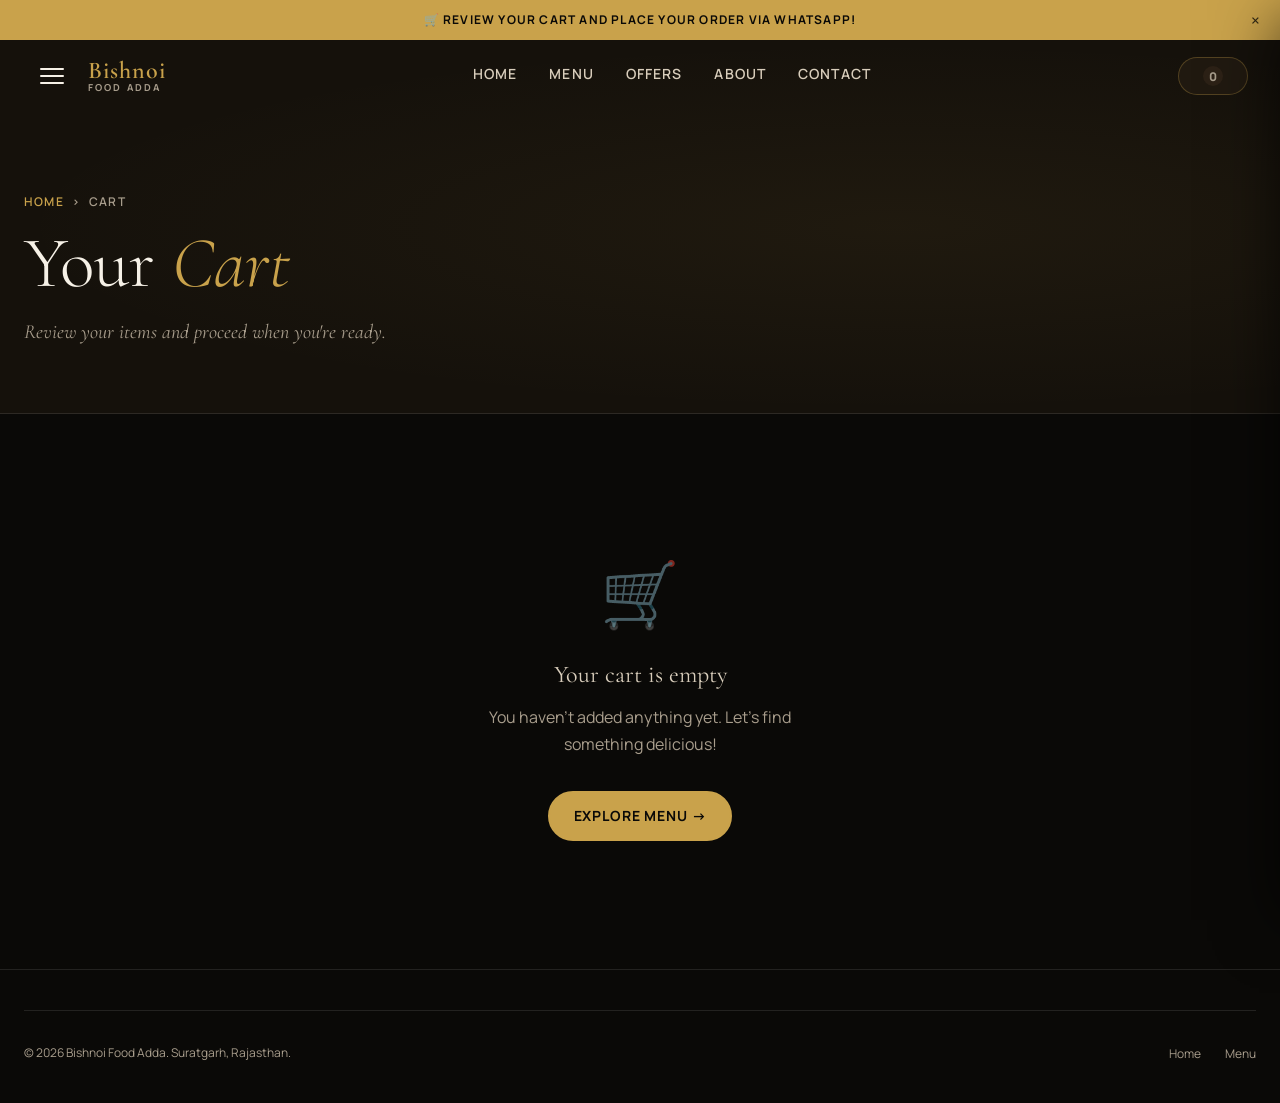
<file: cart.html>
<!DOCTYPE html>
<html lang="en">
<head>
  <meta charset="UTF-8">
  <meta name="viewport" content="width=device-width, initial-scale=1.0">
  <title>Your Cart — Bishnoi Food Adda</title>
  <meta name="description" content="Review your cart items and proceed to checkout at Bishnoi Food Adda.">
  <meta name="theme-color" content="#0a0907">
  <link rel="preconnect" href="https://fonts.googleapis.com">
  <link rel="preconnect" href="https://fonts.gstatic.com" crossorigin>
  <link rel="stylesheet" href="css/style.css">
  <link rel="stylesheet" href="css/responsive.css">
</head>
<body>

<div id="announcement-bar" class="announcement-bar">
  🛒 Review your cart and place your order via WhatsApp!
  <button class="announcement-bar__close" aria-label="Close">×</button>
</div>

<header id="site-header" class="site-header">
  <div class="header-left">
    <button class="menu-trigger" aria-expanded="false" aria-controls="nav-overlay" aria-label="Open navigation">
      <span></span><span></span><span></span>
    </button>
    <a href="index.html" class="header-brand">
      <div class="header-brand__text">
        <span class="header-brand__name">Bishnoi</span>
        <span class="header-brand__sub">Food Adda</span>
      </div>
    </a>
  </div>
  <nav class="nav-links" aria-label="Primary navigation">
    <a href="index.html" data-nav-href="index.html">Home</a>
    <a href="menu.html"  data-nav-href="menu.html">Menu</a>
    <a href="offers.html" data-nav-href="offers.html">Offers</a>
    <a href="about.html"  data-nav-href="about.html">About</a>
    <a href="contact.html" data-nav-href="contact.html">Contact</a>
  </nav>
  <div class="header-right">
    <button class="cart-btn js-open-cart" aria-label="Open cart" aria-haspopup="dialog">
      <svg class="cart-btn__icon" viewBox="0 0 24 24" fill="none" stroke="currentColor" stroke-width="2" aria-hidden="true">
        <path d="M6 2L3 6v14a2 2 0 002 2h14a2 2 0 002-2V6l-3-4z"/><line x1="3" y1="6" x2="21" y2="6"/>
        <path d="M16 10a4 4 0 01-8 0"/>
      </svg>
      <span class="cart-count" data-count="0">0</span>
      <span class="cart-amount"></span>
    </button>
  </div>
</header>

<nav id="nav-overlay" class="nav-overlay" role="dialog" aria-modal="true" aria-label="Navigation" hidden>
  <div class="nav-overlay__header">
    <span style="font-family:var(--font-display);font-size:var(--text-2xl);color:var(--color-accent)">Bishnoi Food Adda</span>
    <button class="nav-overlay__close" aria-label="Close menu">✕ Close</button>
  </div>
  <div class="nav-overlay__links">
    <a href="index.html"   data-nav-href="index.html"><span class="nav-num">00</span>Home</a>
    <a href="menu.html"    data-nav-href="menu.html"><span class="nav-num">01</span>Menu</a>
    <a href="offers.html"  data-nav-href="offers.html"><span class="nav-num">02</span>Offers</a>
    <a href="about.html"   data-nav-href="about.html"><span class="nav-num">03</span>About Us</a>
    <a href="contact.html" data-nav-href="contact.html"><span class="nav-num">04</span>Contact</a>
    <a href="cart.html"    data-nav-href="cart.html"><span class="nav-num">05</span>Cart</a>
  </div>
</nav>

<div id="cart-overlay" class="cart-overlay"></div>
<aside id="cart-drawer" class="cart-drawer" role="dialog" aria-modal="true" aria-label="Your cart" hidden>
  <div class="cart-drawer__header">
    <h2 class="cart-drawer__title">Your Cart</h2>
    <button id="cart-drawer-close" class="cart-drawer__close" aria-label="Close cart">×</button>
  </div>
  <div id="cart-drawer-body" class="cart-drawer__body"></div>
  <div id="cart-drawer-footer" class="cart-drawer__footer hidden"></div>
</aside>

<!-- PAGE HEADER -->
<div class="page-header">
  <div class="page-header__inner">
    <nav class="page-header__breadcrumb" aria-label="Breadcrumb">
      <a href="index.html">Home</a>
      <span>›</span>
      <span aria-current="page">Cart</span>
    </nav>
    <h1 class="page-header__title">Your <em style="font-style:italic;color:var(--color-accent)">Cart</em></h1>
    <p class="page-header__sub">Review your items and proceed when you're ready.</p>
  </div>
</div>

<main id="main-content">
<section class="section--sm">
  <div class="container">

    <!-- EMPTY STATE -->
    <div id="cart-page-empty" class="empty-state hidden">
      <div class="empty-state__icon">🛒</div>
      <h2 class="empty-state__title">Your cart is empty</h2>
      <p class="empty-state__sub">You haven't added anything yet. Let's find something delicious!</p>
      <a href="menu.html" class="btn btn--gold mt-4">Explore Menu →</a>
    </div>

    <!-- CART LAYOUT (shown when cart has items) -->
    <div class="cart-page-layout">
      <div id="cart-page-items" class="cart-page-items">
        <!-- Rendered by checkout.js -->
      </div>
      <div id="cart-page-summary">
        <!-- Rendered by checkout.js -->
      </div>
    </div>

  </div>
</section>
</main>

<footer class="site-footer" style="padding:var(--space-10) 0">
  <div class="container">
    <div class="footer-bottom">
      <p class="footer-bottom__copy">© 2026 Bishnoi Food Adda. Suratgarh, Rajasthan.</p>
      <div class="footer-bottom__links">
        <a href="index.html">Home</a>
        <a href="menu.html">Menu</a>
      </div>
    </div>
  </div>
</footer>

<script src="js/app.js" defer></script>
<script src="js/menu.js" defer></script>
<script src="js/checkout.js" defer></script>
</body>
</html>
</file>
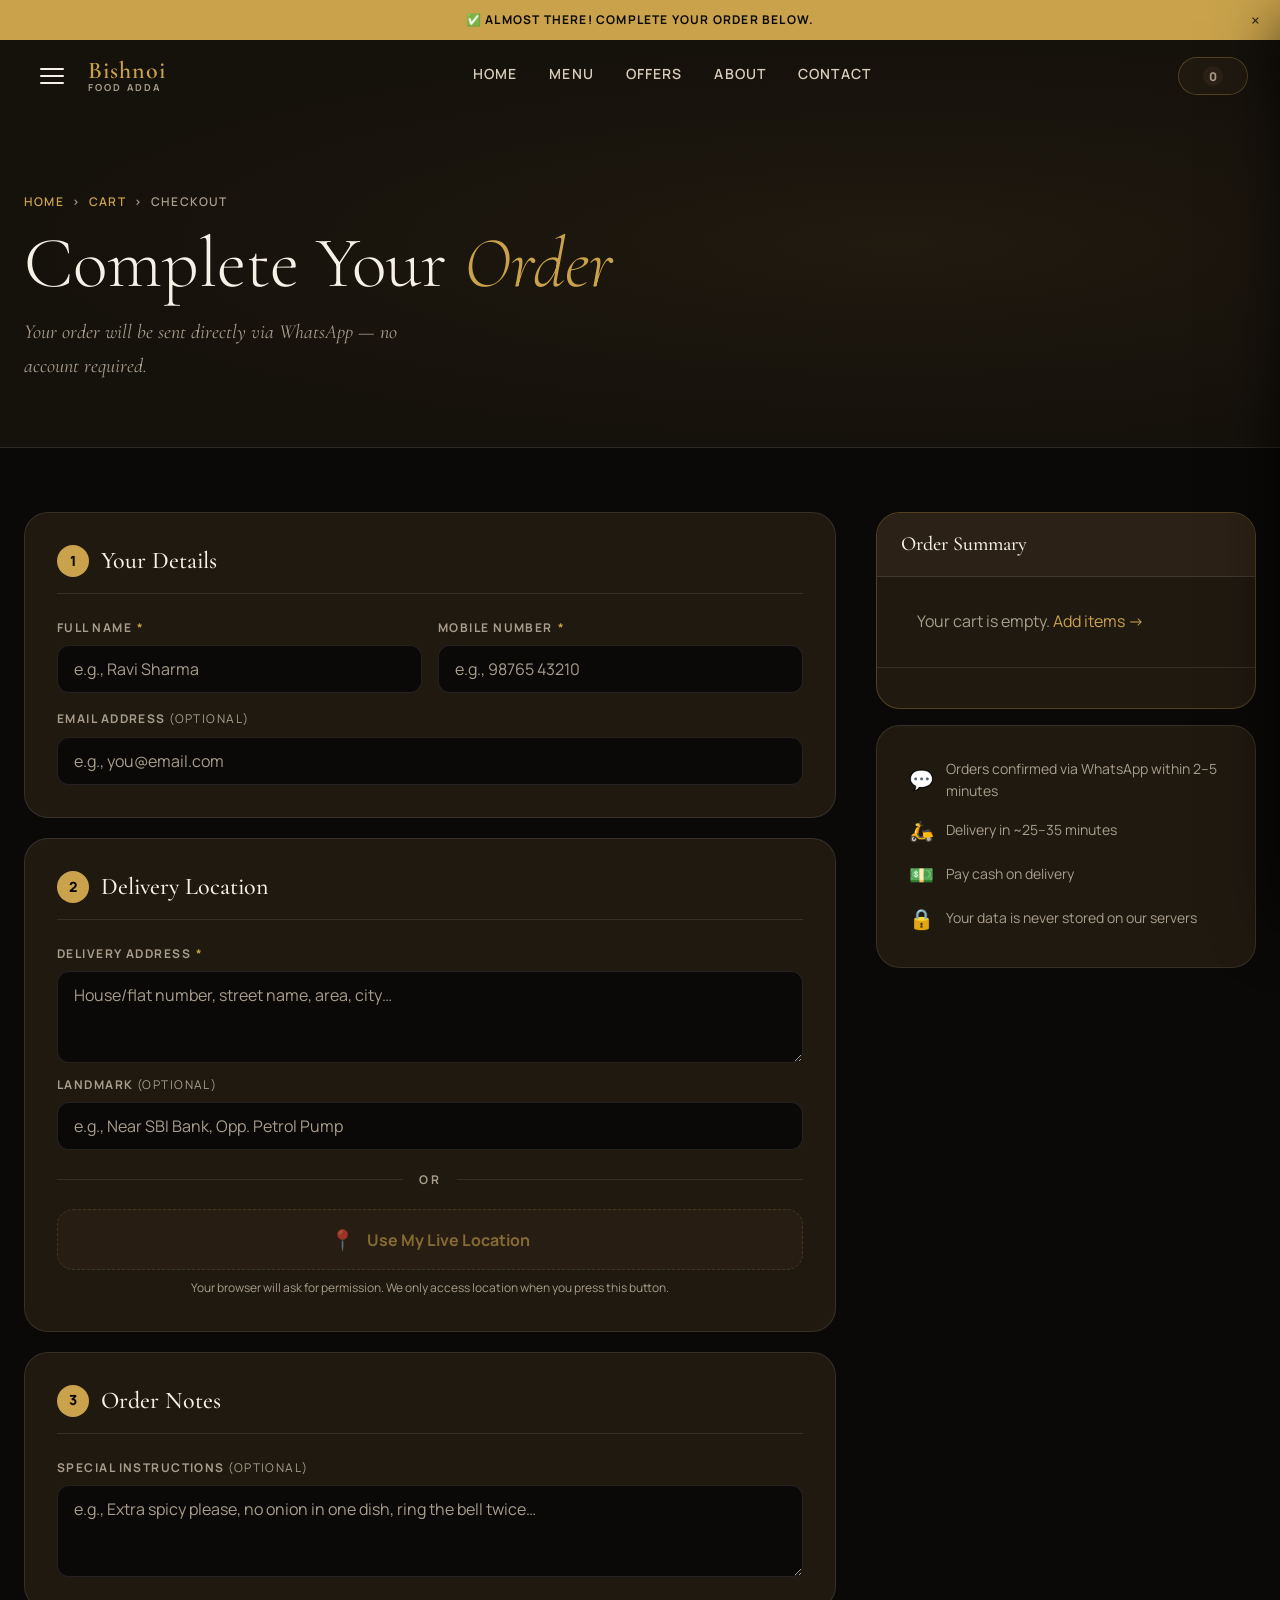
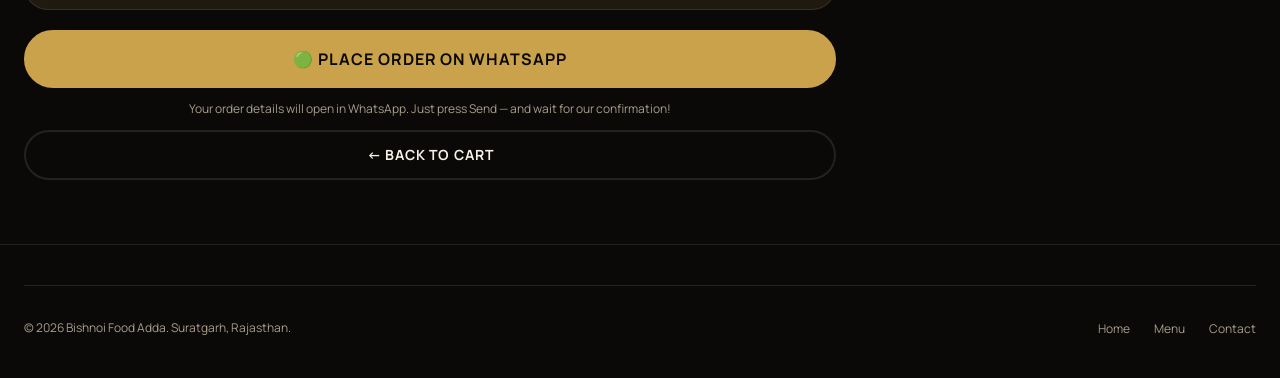
<file: checkout.html>
<!DOCTYPE html>
<html lang="en">
<head>
  <meta charset="UTF-8">
  <meta name="viewport" content="width=device-width, initial-scale=1.0">
  <title>Checkout — Bishnoi Food Adda | Place Your Order</title>
  <meta name="description" content="Complete your order at Bishnoi Food Adda. Enter your details, use live location, and place order via WhatsApp.">
  <meta name="theme-color" content="#0a0907">
  <link rel="preconnect" href="https://fonts.googleapis.com">
  <link rel="preconnect" href="https://fonts.gstatic.com" crossorigin>
  <link rel="stylesheet" href="css/style.css">
  <link rel="stylesheet" href="css/responsive.css">
</head>
<body>

<!-- ANNOUNCEMENT BAR -->
<div id="announcement-bar" class="announcement-bar">
  ✅ Almost there! Complete your order below.
  <button class="announcement-bar__close" aria-label="Close">×</button>
</div>

<!-- HEADER -->
<header id="site-header" class="site-header">
  <div class="header-left">
    <button class="menu-trigger" aria-expanded="false" aria-controls="nav-overlay" aria-label="Open navigation">
      <span></span><span></span><span></span>
    </button>
    <a href="index.html" class="header-brand">
      <div class="header-brand__text">
        <span class="header-brand__name">Bishnoi</span>
        <span class="header-brand__sub">Food Adda</span>
      </div>
    </a>
  </div>
  <nav class="nav-links" aria-label="Primary navigation">
    <a href="index.html" data-nav-href="index.html">Home</a>
    <a href="menu.html"  data-nav-href="menu.html">Menu</a>
    <a href="offers.html" data-nav-href="offers.html">Offers</a>
    <a href="about.html"  data-nav-href="about.html">About</a>
    <a href="contact.html" data-nav-href="contact.html">Contact</a>
  </nav>
  <div class="header-right">
    <button class="cart-btn js-open-cart" aria-label="Open cart" aria-haspopup="dialog">
      <svg class="cart-btn__icon" viewBox="0 0 24 24" fill="none" stroke="currentColor" stroke-width="2" aria-hidden="true">
        <path d="M6 2L3 6v14a2 2 0 002 2h14a2 2 0 002-2V6l-3-4z"/><line x1="3" y1="6" x2="21" y2="6"/>
        <path d="M16 10a4 4 0 01-8 0"/>
      </svg>
      <span class="cart-count" data-count="0">0</span>
      <span class="cart-amount" aria-live="polite"></span>
    </button>
  </div>
</header>

<!-- NAV OVERLAY -->
<nav id="nav-overlay" class="nav-overlay" role="dialog" aria-modal="true" aria-label="Navigation" hidden>
  <div class="nav-overlay__header">
    <span style="font-family:var(--font-display);font-size:var(--text-2xl);color:var(--color-accent)">Bishnoi Food Adda</span>
    <button class="nav-overlay__close" aria-label="Close menu">✕ Close</button>
  </div>
  <div class="nav-overlay__links">
    <a href="index.html"   data-nav-href="index.html"><span class="nav-num">00</span>Home</a>
    <a href="menu.html"    data-nav-href="menu.html"><span class="nav-num">01</span>Menu</a>
    <a href="offers.html"  data-nav-href="offers.html"><span class="nav-num">02</span>Offers</a>
    <a href="about.html"   data-nav-href="about.html"><span class="nav-num">03</span>About Us</a>
    <a href="contact.html" data-nav-href="contact.html"><span class="nav-num">04</span>Contact</a>
    <a href="cart.html"    data-nav-href="cart.html"><span class="nav-num">05</span>Cart</a>
  </div>
</nav>

<!-- CART DRAWER -->
<div id="cart-overlay" class="cart-overlay"></div>
<aside id="cart-drawer" class="cart-drawer" role="dialog" aria-modal="true" aria-label="Your cart" hidden>
  <div class="cart-drawer__header">
    <h2 class="cart-drawer__title">Your Cart</h2>
    <button id="cart-drawer-close" class="cart-drawer__close" aria-label="Close cart">×</button>
  </div>
  <div id="cart-drawer-body" class="cart-drawer__body"></div>
  <div id="cart-drawer-footer" class="cart-drawer__footer hidden"></div>
</aside>

<!-- PAGE HEADER -->
<div class="page-header">
  <div class="page-header__inner">
    <nav class="page-header__breadcrumb" aria-label="Breadcrumb">
      <a href="index.html">Home</a>
      <span>›</span>
      <a href="cart.html">Cart</a>
      <span>›</span>
      <span aria-current="page">Checkout</span>
    </nav>
    <h1 class="page-header__title">Complete Your <em style="font-style:italic;color:var(--color-accent)">Order</em></h1>
    <p class="page-header__sub">Your order will be sent directly via WhatsApp — no account required.</p>
  </div>
</div>

<!-- MAIN CONTENT -->
<main id="main-content">
<section class="section--sm">
  <div class="container">
    <div class="checkout-layout">

      <!-- LEFT: FORM -->
      <div class="checkout-form-section">
        <form id="checkout-form" novalidate aria-label="Order checkout form">

          <!-- BLOCK 1: CUSTOMER DETAILS -->
          <div class="checkout-block">
            <h2 class="checkout-block__title">
              <span class="block-num" aria-hidden="true">1</span>
              Your Details
            </h2>
            <div class="form-row">
              <div class="form-group">
                <label class="form-label" for="customer-name">
                  Full Name <span class="required" aria-label="required">*</span>
                </label>
                <input type="text" id="customer-name" class="form-input" 
                       name="customer_name"
                       placeholder="e.g., Ravi Sharma" 
                       required
                       autocomplete="name"
                       aria-required="true"
                       aria-describedby="name-error">
                <span id="name-error" class="form-error hidden" role="alert"></span>
              </div>
              <div class="form-group">
                <label class="form-label" for="customer-phone">
                  Mobile Number <span class="required" aria-label="required">*</span>
                </label>
                <input type="tel" id="customer-phone" class="form-input" 
                       name="customer_phone"
                       placeholder="e.g., 98765 43210" 
                       required
                       autocomplete="tel"
                       aria-required="true"
                       aria-describedby="phone-error"
                       inputmode="numeric">
                <span id="phone-error" class="form-error hidden" role="alert"></span>
              </div>
              <div class="form-group form-group--full">
                <label class="form-label" for="customer-email">Email Address <span style="color:var(--color-text-muted);font-weight:400">(optional)</span></label>
                <input type="email" id="customer-email" class="form-input" 
                       name="customer_email"
                       placeholder="e.g., you@email.com" 
                       autocomplete="email">
              </div>
            </div>
          </div>

          <!-- BLOCK 2: DELIVERY LOCATION -->
          <div class="checkout-block">
            <h2 class="checkout-block__title">
              <span class="block-num" aria-hidden="true">2</span>
              Delivery Location
            </h2>

            <!-- HTTPS Warning (shown only on insecure origins) -->
            <div id="location-https-warning" class="location-error hidden" role="alert" style="margin-bottom:var(--space-4)">
              <div class="location-error__title">⚠️ HTTPS Required</div>
              <div id="location-https-warning-msg" class="location-error__msg"></div>
            </div>

            <div class="location-section" aria-label="Delivery location options">

              <!-- Manual Address -->
              <div id="location-manual-wrapper">
                <div class="form-group">
                  <label class="form-label" for="delivery-address">
                    Delivery Address <span class="required" aria-label="required">*</span>
                  </label>
                  <textarea id="delivery-address" class="form-textarea" 
                            name="delivery_address"
                            placeholder="House/flat number, street name, area, city…" 
                            rows="3"
                            aria-required="true"
                            aria-describedby="address-error"></textarea>
                  <span id="address-error" class="form-error hidden" role="alert"></span>
                </div>
                <div class="form-group" style="margin-top:var(--space-3)">
                  <label class="form-label" for="delivery-landmark">Landmark <span style="color:var(--color-text-muted);font-weight:400">(optional)</span></label>
                  <input type="text" id="delivery-landmark" class="form-input" 
                         name="delivery_landmark"
                         placeholder="e.g., Near SBI Bank, Opp. Petrol Pump"
                         autocomplete="address-level3">
                </div>
              </div>

              <!-- OR Divider -->
              <div id="location-or" class="location-or" aria-hidden="true">OR</div>

              <!-- Live Location Button -->
              <div id="location-btn-wrapper" class="location-btn-wrapper">
                <button type="button" id="use-live-location-btn" class="location-btn" aria-label="Use your current live location">
                  <span class="location-btn__icon" aria-hidden="true">📍</span>
                  Use My Live Location
                </button>
                <p style="font-size:var(--text-xs);color:var(--color-text-muted);text-align:center;margin-top:var(--space-2)">
                  Your browser will ask for permission. We only access location when you press this button.
                </p>
              </div>

              <!-- SUCCESS STATE (hidden initially) -->
              <div id="location-success" class="location-success" role="status" hidden>
                <div class="location-success__header">
                  <span class="location-success__icon" aria-hidden="true">✅</span>
                  <div>
                    <div class="location-success__title">Live Location Detected</div>
                    <div class="location-success__sub">Your location is ready to be shared with the restaurant.</div>
                  </div>
                </div>
                <div id="location-success-coords" class="location-success__coords" aria-live="polite"></div>
                <a id="location-success-map-link" href="#" class="location-success__map-link" target="_blank" rel="noopener">View on Google Maps →</a>
                <button type="button" id="location-change-btn" class="btn btn--ghost btn--sm" style="align-self:flex-start">
                  🔄 Change Location
                </button>
              </div>

              <!-- ERROR STATE (hidden initially) -->
              <div id="location-error" class="location-error" role="alert" hidden>
                <div class="location-error__title">
                  <span aria-hidden="true">⚠️</span>
                  Location Not Available
                </div>
                <div id="location-error-msg" class="location-error__msg"></div>
                <button type="button" id="location-retry-btn" class="btn btn--ghost btn--sm">
                  🔄 Try Again
                </button>
              </div>

            </div>
          </div>

          <!-- BLOCK 3: ORDER NOTES -->
          <div class="checkout-block">
            <h2 class="checkout-block__title">
              <span class="block-num" aria-hidden="true">3</span>
              Order Notes
            </h2>
            <div class="form-group">
              <label class="form-label" for="order-notes">
                Special Instructions <span style="color:var(--color-text-muted);font-weight:400">(optional)</span>
              </label>
              <textarea id="order-notes" class="form-textarea" 
                        name="order_notes"
                        placeholder="e.g., Extra spicy please, no onion in one dish, ring the bell twice…"
                        rows="3"></textarea>
            </div>
          </div>

          <!-- SUBMIT BUTTON -->
          <div style="display:flex;flex-direction:column;gap:var(--space-3)">
            <button type="submit" id="place-order-btn" class="btn btn--gold btn--lg" style="width:100%;justify-content:center">
              🟢 Place Order on WhatsApp
            </button>
            <p style="font-size:var(--text-xs);color:var(--color-text-muted);text-align:center;line-height:1.5">
              Your order details will open in WhatsApp. Just press Send — and wait for our confirmation!
            </p>
            <a href="cart.html" class="btn btn--ghost" style="justify-content:center">← Back to Cart</a>
          </div>

        </form>
      </div>

      <!-- RIGHT: ORDER SUMMARY -->
      <aside aria-label="Order summary">
        <div class="order-summary">
          <div class="order-summary__header">
            <h2 class="order-summary__title">Order Summary</h2>
          </div>
          <div id="order-summary-body" class="order-summary__body">
            <!-- Rendered by checkout.js -->
          </div>
          <div id="order-summary-footer" class="order-summary__footer">
            <!-- Rendered by checkout.js -->
          </div>
        </div>

        <!-- Info box -->
        <div class="checkout-block" style="margin-top:var(--space-4)">
          <div style="display:flex;flex-direction:column;gap:var(--space-3)">
            <div style="display:flex;align-items:center;gap:var(--space-3);font-size:var(--text-sm);color:var(--color-text-muted)">
              <span style="font-size:var(--text-xl)">💬</span>
              <span>Orders confirmed via WhatsApp within 2–5 minutes</span>
            </div>
            <div style="display:flex;align-items:center;gap:var(--space-3);font-size:var(--text-sm);color:var(--color-text-muted)">
              <span style="font-size:var(--text-xl)">🛵</span>
              <span>Delivery in ~25–35 minutes</span>
            </div>
            <div style="display:flex;align-items:center;gap:var(--space-3);font-size:var(--text-sm);color:var(--color-text-muted)">
              <span style="font-size:var(--text-xl)">💵</span>
              <span>Pay cash on delivery</span>
            </div>
            <div style="display:flex;align-items:center;gap:var(--space-3);font-size:var(--text-sm);color:var(--color-text-muted)">
              <span style="font-size:var(--text-xl)">🔒</span>
              <span>Your data is never stored on our servers</span>
            </div>
          </div>
        </div>
      </aside>
    </div>
  </div>
</section>
</main>

<!-- FOOTER (minimal) -->
<footer class="site-footer" role="contentinfo" style="padding:var(--space-10) 0">
  <div class="container">
    <div class="footer-bottom">
      <p class="footer-bottom__copy">© 2026 Bishnoi Food Adda. Suratgarh, Rajasthan.</p>
      <div class="footer-bottom__links">
        <a href="index.html">Home</a>
        <a href="menu.html">Menu</a>
        <a href="contact.html">Contact</a>
      </div>
    </div>
  </div>
</footer>

<script src="js/app.js" defer></script>
<script src="js/menu.js" defer></script>
<script src="js/location.js" defer></script>
<script src="js/checkout.js" defer></script>
</body>
</html>
</file>
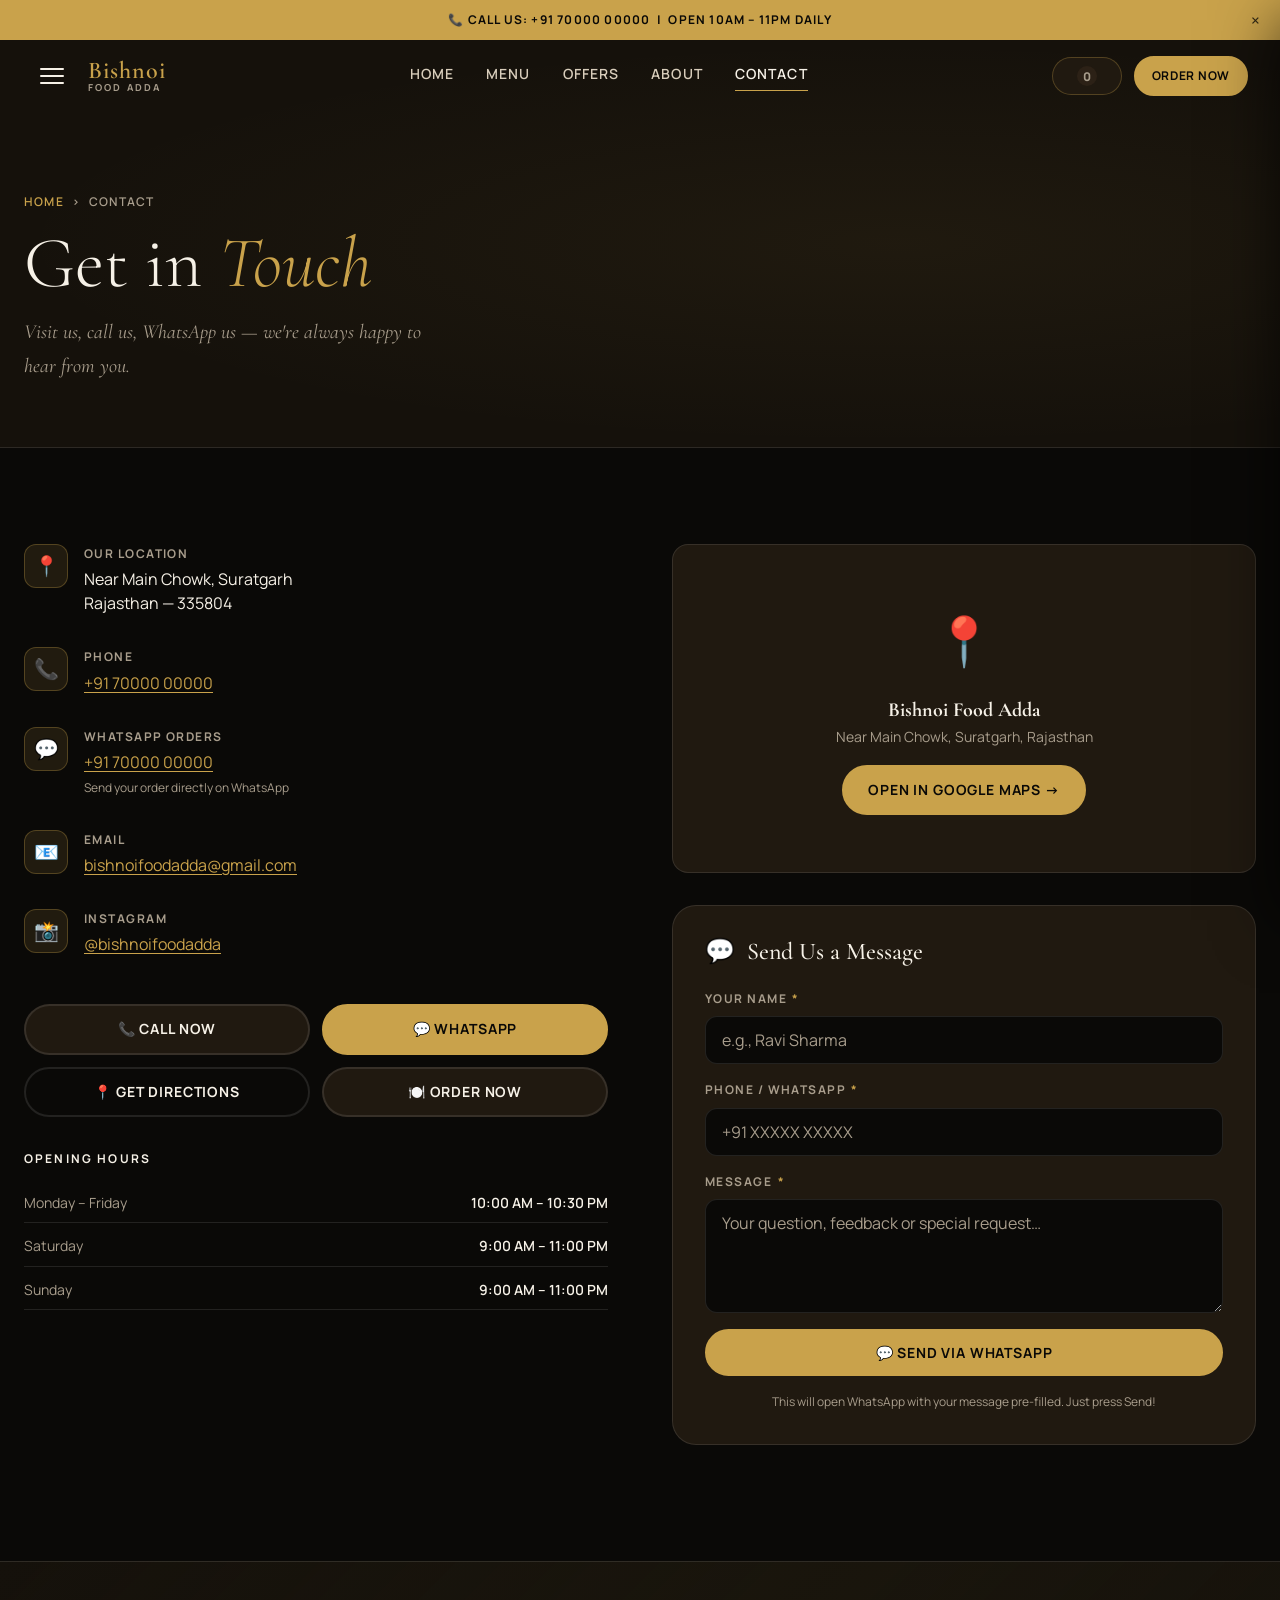
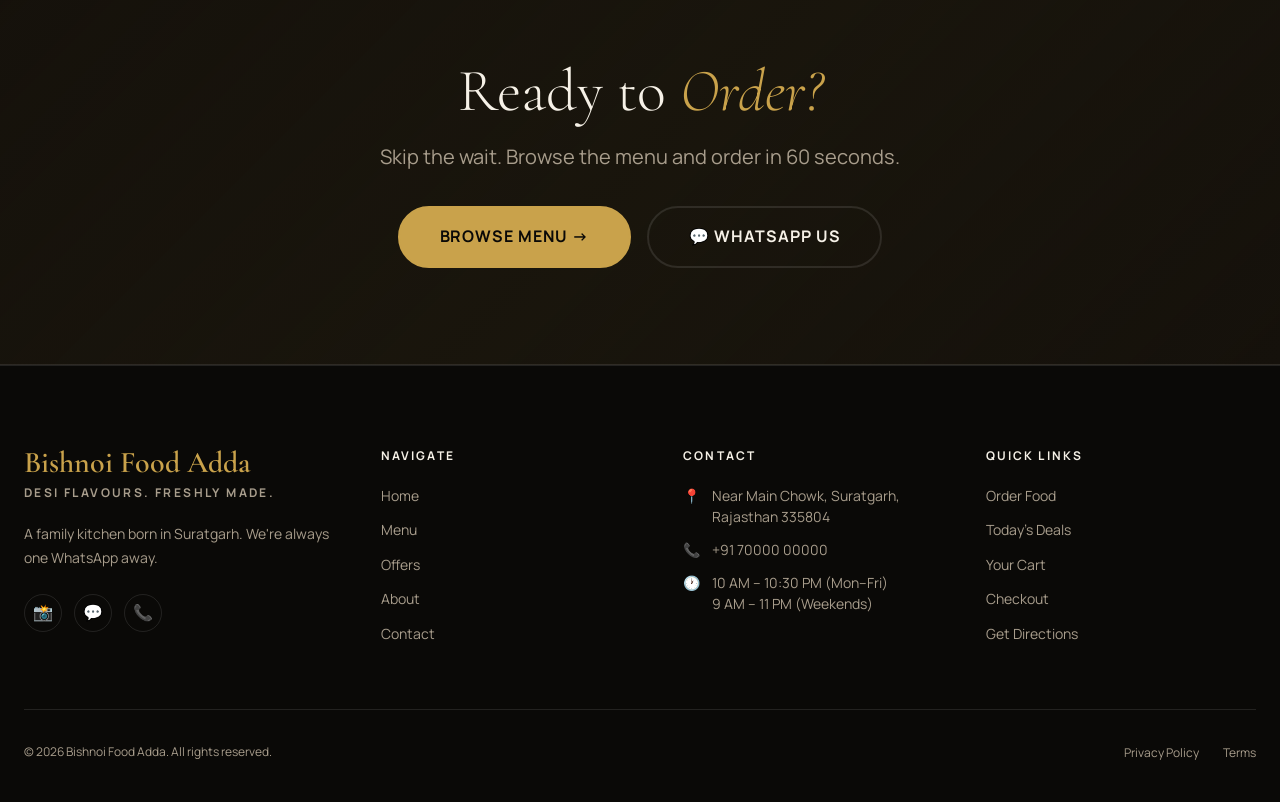
<file: contact.html>
<!DOCTYPE html>
<html lang="en">
<head>
  <meta charset="UTF-8">
  <meta name="viewport" content="width=device-width, initial-scale=1.0">
  <title>Contact Us — Bishnoi Food Adda | Suratgarh</title>
  <meta name="description" content="Contact Bishnoi Food Adda in Suratgarh. Call us, WhatsApp us, or get directions. Open Mon–Sun 10AM to 11PM.">
  <meta name="theme-color" content="#0a0907">
  <link rel="preconnect" href="https://fonts.googleapis.com">
  <link rel="preconnect" href="https://fonts.gstatic.com" crossorigin>
  <link rel="stylesheet" href="css/style.css">
  <link rel="stylesheet" href="css/responsive.css">
</head>
<body>

<div id="announcement-bar" class="announcement-bar">
  📞 Call us: +91 70000 00000 &nbsp;|&nbsp; Open 10AM – 11PM daily
  <button class="announcement-bar__close" aria-label="Close">×</button>
</div>

<header id="site-header" class="site-header">
  <div class="header-left">
    <button class="menu-trigger" aria-expanded="false" aria-controls="nav-overlay" aria-label="Open navigation">
      <span></span><span></span><span></span>
    </button>
    <a href="index.html" class="header-brand">
      <div class="header-brand__text">
        <span class="header-brand__name">Bishnoi</span>
        <span class="header-brand__sub">Food Adda</span>
      </div>
    </a>
  </div>
  <nav class="nav-links" aria-label="Primary navigation">
    <a href="index.html" data-nav-href="index.html">Home</a>
    <a href="menu.html"  data-nav-href="menu.html">Menu</a>
    <a href="offers.html" data-nav-href="offers.html">Offers</a>
    <a href="about.html"  data-nav-href="about.html">About</a>
    <a href="contact.html" data-nav-href="contact.html">Contact</a>
  </nav>
  <div class="header-right">
    <button class="cart-btn js-open-cart" aria-label="Open cart" aria-haspopup="dialog">
      <svg class="cart-btn__icon" viewBox="0 0 24 24" fill="none" stroke="currentColor" stroke-width="2" aria-hidden="true">
        <path d="M6 2L3 6v14a2 2 0 002 2h14a2 2 0 002-2V6l-3-4z"/><line x1="3" y1="6" x2="21" y2="6"/>
        <path d="M16 10a4 4 0 01-8 0"/>
      </svg>
      <span class="cart-count" data-count="0">0</span>
      <span class="cart-amount"></span>
    </button>
    <a href="menu.html" class="btn btn--gold btn--sm">Order Now</a>
  </div>
</header>

<nav id="nav-overlay" class="nav-overlay" role="dialog" aria-modal="true" aria-label="Navigation" hidden>
  <div class="nav-overlay__header">
    <span style="font-family:var(--font-display);font-size:var(--text-2xl);color:var(--color-accent)">Bishnoi Food Adda</span>
    <button class="nav-overlay__close" aria-label="Close menu">✕ Close</button>
  </div>
  <div class="nav-overlay__links">
    <a href="index.html"   data-nav-href="index.html"><span class="nav-num">00</span>Home</a>
    <a href="menu.html"    data-nav-href="menu.html"><span class="nav-num">01</span>Menu</a>
    <a href="offers.html"  data-nav-href="offers.html"><span class="nav-num">02</span>Offers</a>
    <a href="about.html"   data-nav-href="about.html"><span class="nav-num">03</span>About Us</a>
    <a href="contact.html" data-nav-href="contact.html"><span class="nav-num">04</span>Contact</a>
    <a href="cart.html"    data-nav-href="cart.html"><span class="nav-num">05</span>Cart</a>
  </div>
</nav>

<div id="cart-overlay" class="cart-overlay"></div>
<aside id="cart-drawer" class="cart-drawer" role="dialog" aria-modal="true" aria-label="Your cart" hidden>
  <div class="cart-drawer__header">
    <h2 class="cart-drawer__title">Your Cart</h2>
    <button id="cart-drawer-close" class="cart-drawer__close" aria-label="Close cart">×</button>
  </div>
  <div id="cart-drawer-body" class="cart-drawer__body"></div>
  <div id="cart-drawer-footer" class="cart-drawer__footer hidden"></div>
</aside>

<!-- PAGE HEADER -->
<div class="page-header">
  <div class="page-header__inner">
    <nav class="page-header__breadcrumb" aria-label="Breadcrumb">
      <a href="index.html">Home</a>
      <span>›</span>
      <span aria-current="page">Contact</span>
    </nav>
    <h1 class="page-header__title">Get in <em style="font-style:italic;color:var(--color-accent)">Touch</em></h1>
    <p class="page-header__sub">Visit us, call us, WhatsApp us — we're always happy to hear from you.</p>
  </div>
</div>

<main id="main-content">

  <!-- CONTACT INFO + FORM -->
  <section class="section" aria-label="Contact information">
    <div class="container">
      <div class="contact-grid">

        <!-- LEFT: CONTACT DETAILS -->
        <div class="contact-info-block">
          <div class="contact-detail reveal">
            <div class="contact-detail__icon" aria-hidden="true">📍</div>
            <div>
              <div class="contact-detail__label">Our Location</div>
              <div class="contact-detail__value">
                Near Main Chowk, Suratgarh<br>
                Rajasthan — 335804
              </div>
            </div>
          </div>

          <div class="contact-detail reveal reveal-delay-1">
            <div class="contact-detail__icon" aria-hidden="true">📞</div>
            <div>
              <div class="contact-detail__label">Phone</div>
              <div class="contact-detail__value">
                <a href="tel:+917000000000">+91 70000 00000</a>
              </div>
            </div>
          </div>

          <div class="contact-detail reveal reveal-delay-1">
            <div class="contact-detail__icon" aria-hidden="true">💬</div>
            <div>
              <div class="contact-detail__label">WhatsApp Orders</div>
              <div class="contact-detail__value">
                <a href="https://wa.me/917000000000" target="_blank" rel="noopener">+91 70000 00000</a><br>
                <small style="color:var(--color-text-muted);font-size:var(--text-xs)">Send your order directly on WhatsApp</small>
              </div>
            </div>
          </div>

          <div class="contact-detail reveal reveal-delay-2">
            <div class="contact-detail__icon" aria-hidden="true">📧</div>
            <div>
              <div class="contact-detail__label">Email</div>
              <div class="contact-detail__value">
                <a href="mailto:bishnoifoodadda@gmail.com">bishnoifoodadda@gmail.com</a>
              </div>
            </div>
          </div>

          <div class="contact-detail reveal reveal-delay-2">
            <div class="contact-detail__icon" aria-hidden="true">📸</div>
            <div>
              <div class="contact-detail__label">Instagram</div>
              <div class="contact-detail__value">
                <a href="https://instagram.com/bishnoifoodadda" target="_blank" rel="noopener">@bishnoifoodadda</a>
              </div>
            </div>
          </div>

          <!-- QUICK ACTIONS -->
          <div class="contact-actions reveal reveal-delay-3">
            <a href="tel:+917000000000" class="btn btn--dark">📞 Call Now</a>
            <a href="https://wa.me/917000000000" class="btn btn--gold" target="_blank" rel="noopener">💬 WhatsApp</a>
            <a href="https://maps.google.com/?q=Bishnoi+Food+Adda+Suratgarh" class="btn btn--ghost" target="_blank" rel="noopener">📍 Get Directions</a>
            <a href="menu.html" class="btn btn--dark">🍽️ Order Now</a>
          </div>

          <!-- HOURS -->
          <div class="reveal">
            <div style="font-size:var(--text-xs);font-weight:700;letter-spacing:0.18em;text-transform:uppercase;color:var(--color-text-primary);margin-bottom:var(--space-4)">Opening Hours</div>
            <div class="hours-list" aria-label="Opening hours">
              <div class="hours-row">
                <span class="hours-row__day">Monday – Friday</span>
                <span class="hours-row__time">10:00 AM – 10:30 PM</span>
              </div>
              <div class="hours-row">
                <span class="hours-row__day">Saturday</span>
                <span class="hours-row__time">9:00 AM – 11:00 PM</span>
              </div>
              <div class="hours-row">
                <span class="hours-row__day">Sunday</span>
                <span class="hours-row__time">9:00 AM – 11:00 PM</span>
              </div>
            </div>
          </div>
        </div>

        <!-- RIGHT: MAP + MESSAGE FORM -->
        <div style="display:flex;flex-direction:column;gap:var(--space-8)">
          <!-- Map -->
          <div class="map-wrapper reveal" aria-label="Restaurant location map">
            <div style="font-size:3rem" aria-hidden="true">📍</div>
            <div>
              <strong style="color:var(--color-text-primary);font-family:var(--font-display);font-size:var(--text-xl)">Bishnoi Food Adda</strong><br>
              <span style="color:var(--color-text-muted);font-size:var(--text-sm)">Near Main Chowk, Suratgarh, Rajasthan</span>
            </div>
            <a href="https://maps.google.com/?q=Bishnoi+Food+Adda+Suratgarh" 
               class="btn btn--gold" 
               target="_blank" 
               rel="noopener"
               aria-label="Open restaurant location in Google Maps">
              Open in Google Maps →
            </a>
          </div>

          <!-- Contact Message Form (non-functional — WhatsApp redirect) -->
          <div class="checkout-block reveal reveal-delay-1">
            <h2 class="checkout-block__title" style="border:none;padding:0;margin-bottom:var(--space-6)">
              <span style="font-size:var(--text-2xl)" aria-hidden="true">💬</span>
              Send Us a Message
            </h2>
            <form id="contact-message-form" class="contact-form" novalidate aria-label="Contact message form">
              <div class="form-group">
                <label class="form-label" for="contact-name">Your Name <span class="required">*</span></label>
                <input type="text" id="contact-name" class="form-input" placeholder="e.g., Ravi Sharma" required autocomplete="name">
              </div>
              <div class="form-group">
                <label class="form-label" for="contact-phone">Phone / WhatsApp <span class="required">*</span></label>
                <input type="tel" id="contact-phone" class="form-input" placeholder="+91 XXXXX XXXXX" required autocomplete="tel" inputmode="numeric">
              </div>
              <div class="form-group">
                <label class="form-label" for="contact-message">Message <span class="required">*</span></label>
                <textarea id="contact-message" class="form-textarea" placeholder="Your question, feedback or special request…" rows="4" required></textarea>
              </div>
              <button type="button" class="btn btn--gold" style="width:100%;justify-content:center" onclick="sendContactMessage()">
                💬 Send via WhatsApp
              </button>
              <p style="font-size:var(--text-xs);color:var(--color-text-muted);text-align:center">
                This will open WhatsApp with your message pre-filled. Just press Send!
              </p>
            </form>
          </div>
        </div>

      </div>
    </div>
  </section>

  <!-- CTA -->
  <section class="cta-section" aria-label="Call to action">
    <div class="container">
      <h2 class="cta-section__title">Ready to <em>Order?</em></h2>
      <p class="cta-section__sub">Skip the wait. Browse the menu and order in 60 seconds.</p>
      <div class="cta-section__btns">
        <a href="menu.html" class="btn btn--gold btn--lg">Browse Menu →</a>
        <a href="https://wa.me/917000000000" class="btn btn--ghost btn--lg" target="_blank" rel="noopener">💬 WhatsApp Us</a>
      </div>
    </div>
  </section>

</main>

<footer class="site-footer">
  <div class="container">
    <div class="footer-grid">
      <div>
        <div class="footer-brand__name">Bishnoi Food Adda</div>
        <div class="footer-brand__tagline">Desi Flavours. Freshly Made.</div>
        <p class="footer-brand__desc">A family kitchen born in Suratgarh. We're always one WhatsApp away.</p>
        <div class="footer-socials">
          <a href="https://instagram.com/bishnoifoodadda" class="footer-social-link" aria-label="Instagram" target="_blank" rel="noopener">📸</a>
          <a href="https://wa.me/917000000000" class="footer-social-link" aria-label="WhatsApp" target="_blank" rel="noopener">💬</a>
          <a href="tel:+917000000000" class="footer-social-link" aria-label="Phone">📞</a>
        </div>
      </div>
      <div>
        <div class="footer-col__title">Navigate</div>
        <div class="footer-links">
          <a href="index.html">Home</a>
          <a href="menu.html">Menu</a>
          <a href="offers.html">Offers</a>
          <a href="about.html">About</a>
          <a href="contact.html">Contact</a>
        </div>
      </div>
      <div>
        <div class="footer-col__title">Contact</div>
        <div class="footer-contact-item"><span>📍</span><span>Near Main Chowk, Suratgarh, Rajasthan 335804</span></div>
        <div class="footer-contact-item"><span>📞</span><a href="tel:+917000000000">+91 70000 00000</a></div>
        <div class="footer-contact-item"><span>🕐</span><span>10 AM – 10:30 PM (Mon–Fri)<br>9 AM – 11 PM (Weekends)</span></div>
      </div>
      <div>
        <div class="footer-col__title">Quick Links</div>
        <div class="footer-links">
          <a href="menu.html">Order Food</a>
          <a href="offers.html">Today's Deals</a>
          <a href="cart.html">Your Cart</a>
          <a href="checkout.html">Checkout</a>
          <a href="https://maps.google.com/?q=Bishnoi+Food+Adda+Suratgarh" target="_blank" rel="noopener">Get Directions</a>
        </div>
      </div>
    </div>
    <div class="footer-bottom">
      <p class="footer-bottom__copy">© 2026 Bishnoi Food Adda. All rights reserved.</p>
      <div class="footer-bottom__links">
        <a href="#">Privacy Policy</a>
        <a href="#">Terms</a>
      </div>
    </div>
  </div>
</footer>

<script src="js/app.js" defer></script>
<script src="js/menu.js" defer></script>
<script>
  function sendContactMessage() {
    const name    = document.getElementById('contact-name')?.value?.trim();
    const phone   = document.getElementById('contact-phone')?.value?.trim();
    const message = document.getElementById('contact-message')?.value?.trim();

    if (!name || !phone || !message) {
      window.showToast?.('Please fill in all fields.', 'error');
      return;
    }

    const text = `💬 *Message for Bishnoi Food Adda*\n\n👤 Name: ${name}\n📞 Phone: ${phone}\n\n📝 Message:\n${message}\n\n_Sent from BishnoiFoodAdda.com_`;
    window.location.href = `https://wa.me/917000000000?text=${encodeURIComponent(text)}`;
  }
</script>
</body>
</html>
</file>
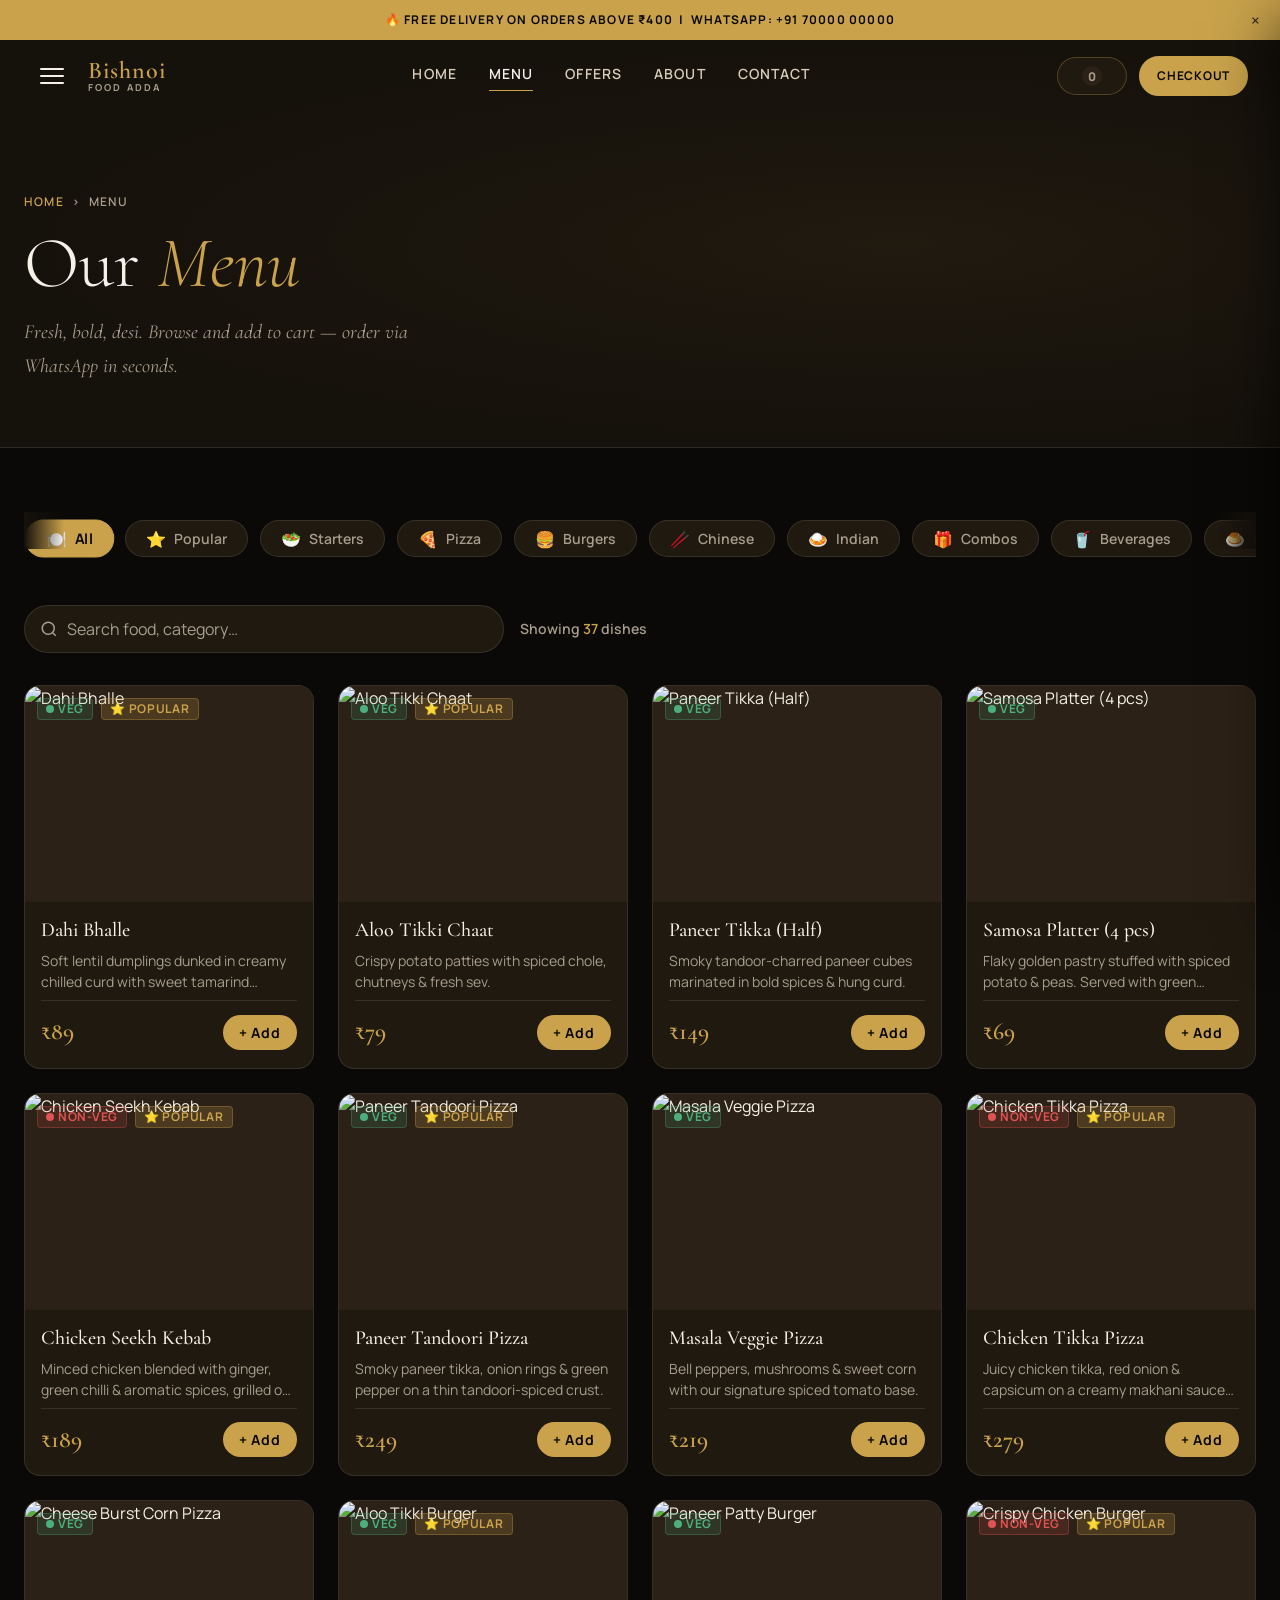
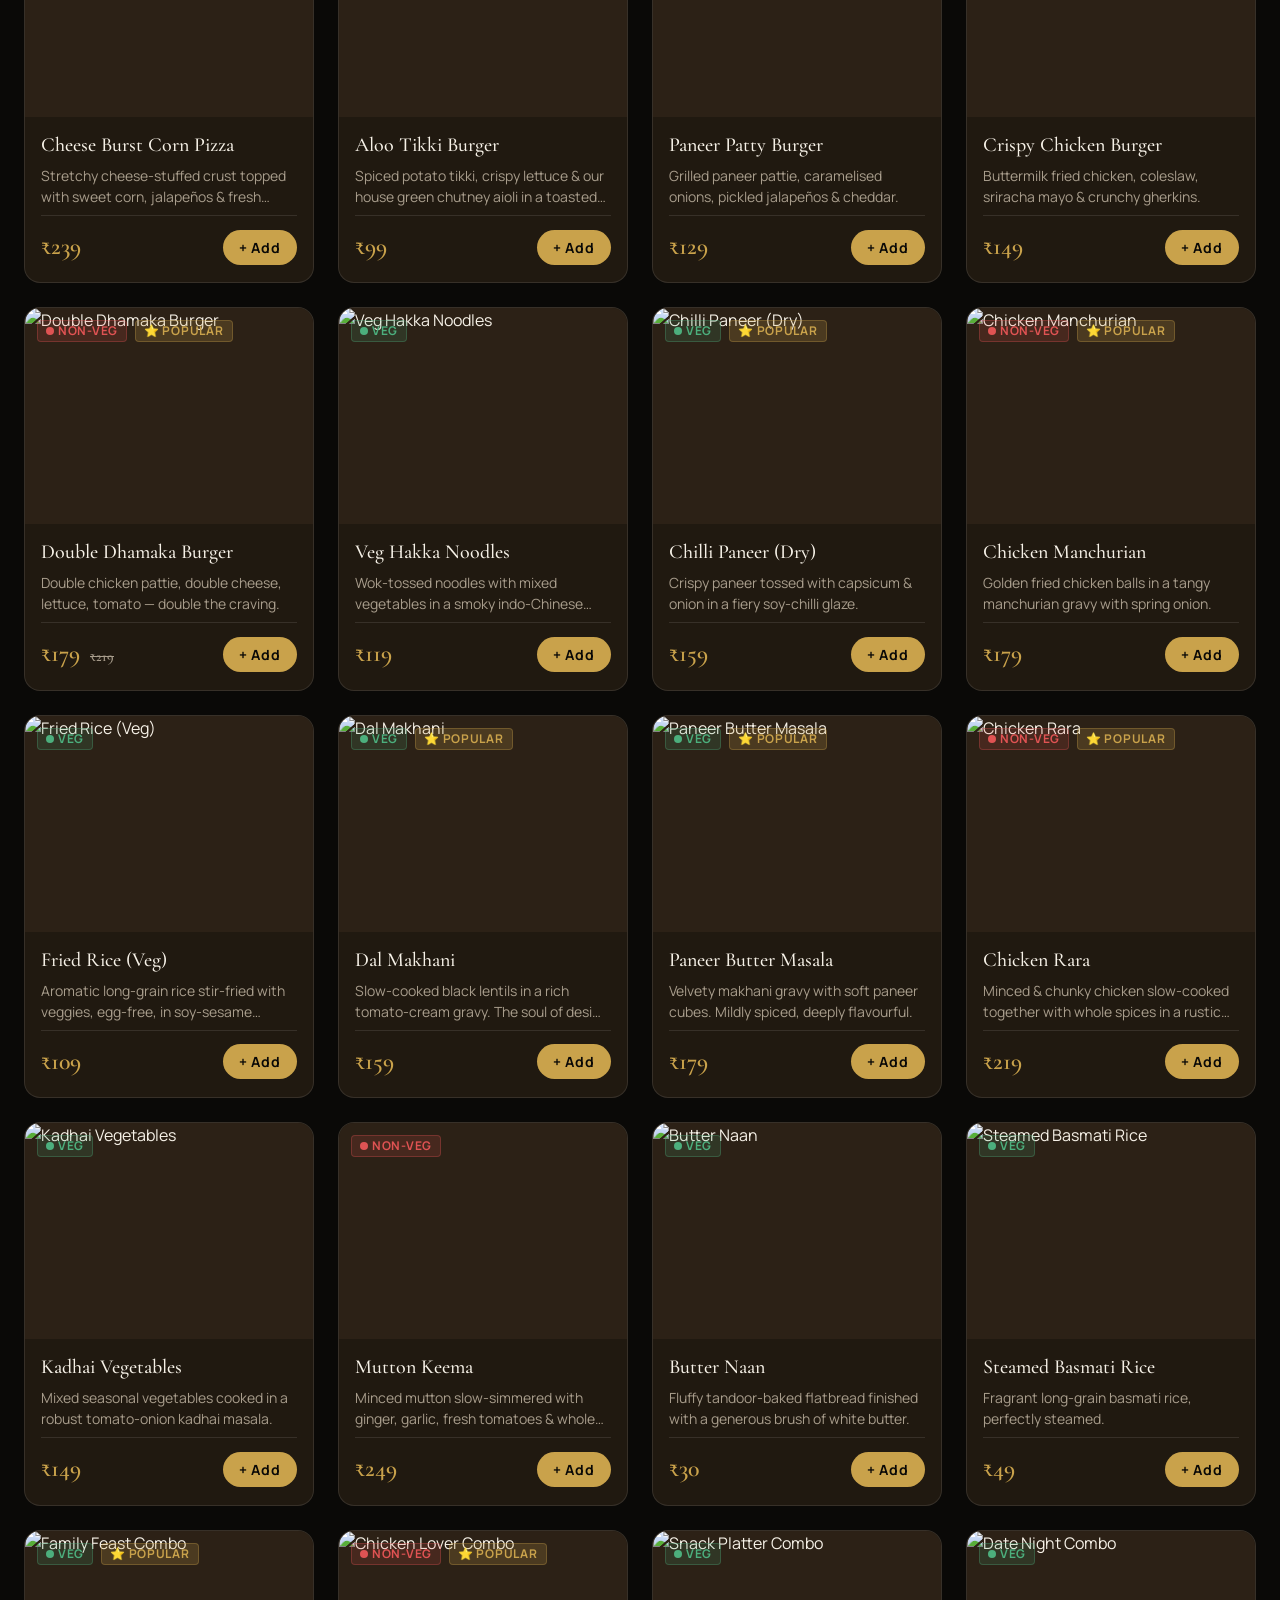
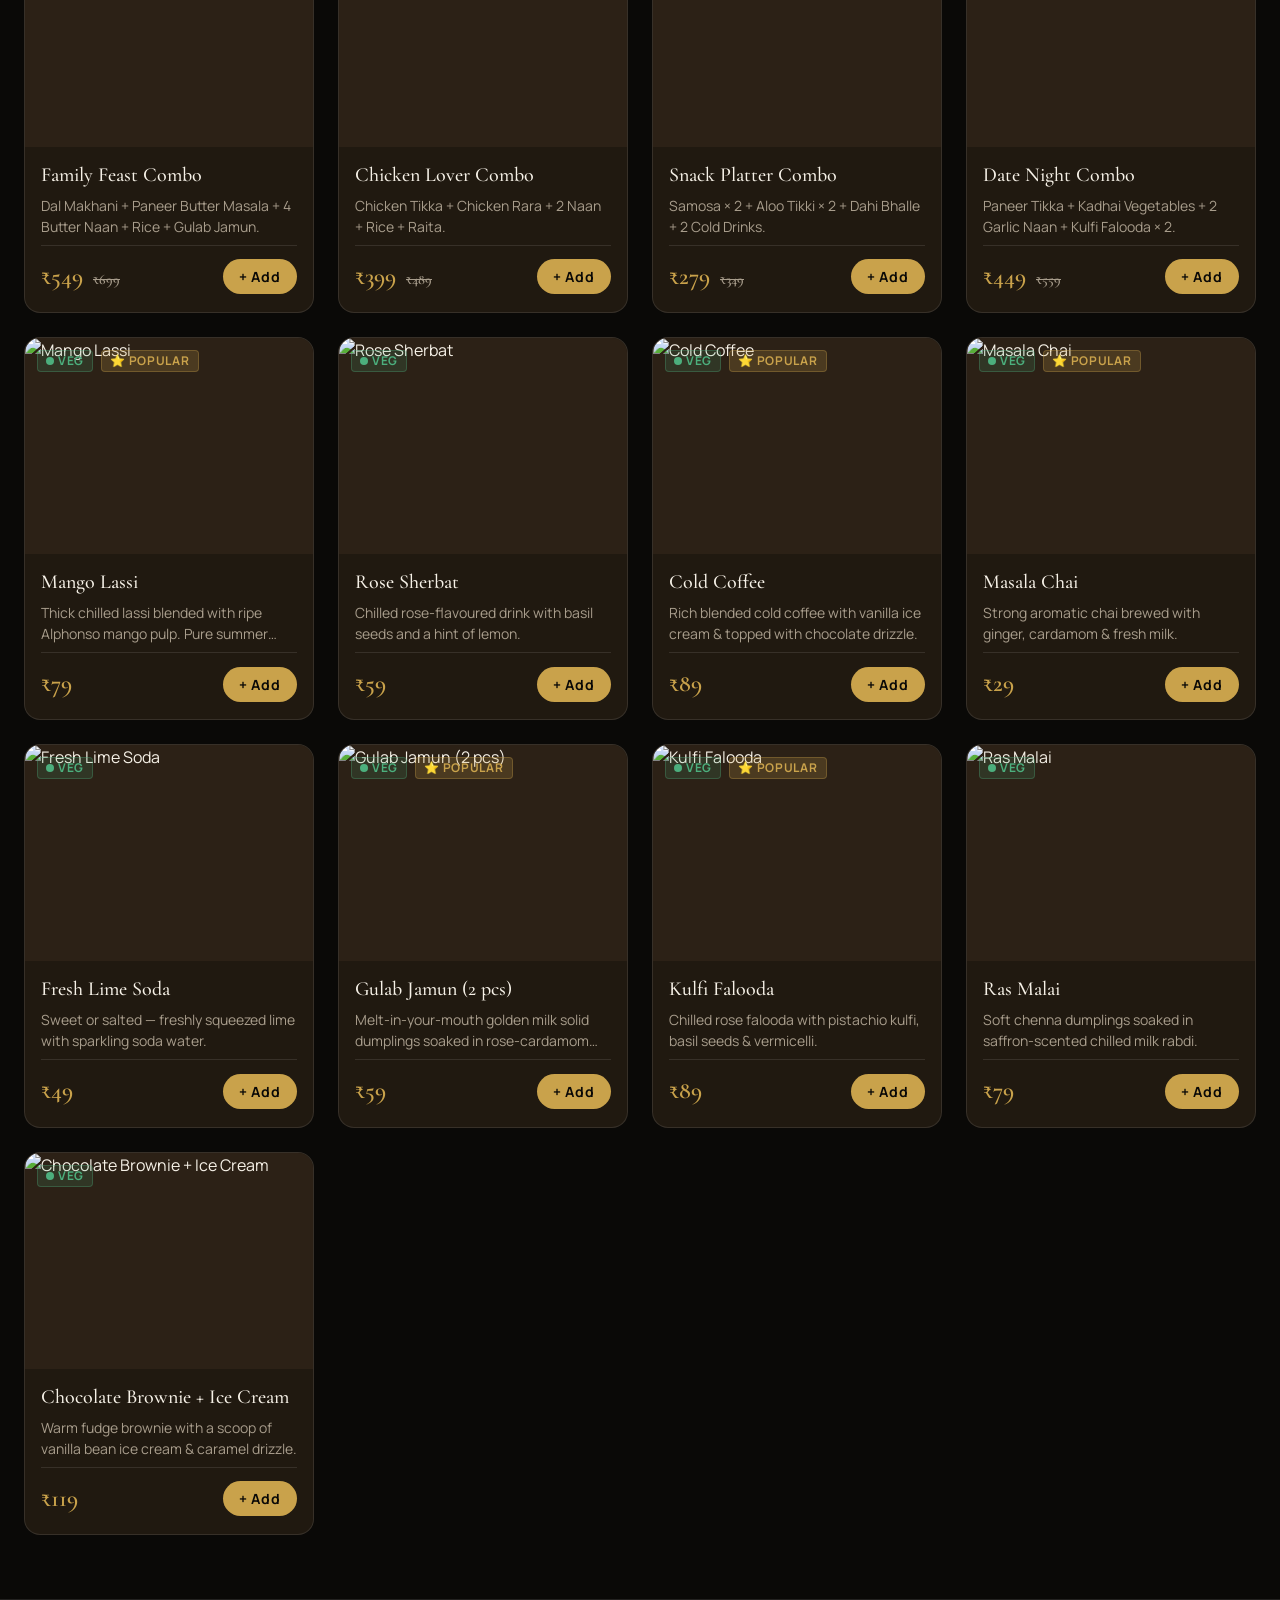
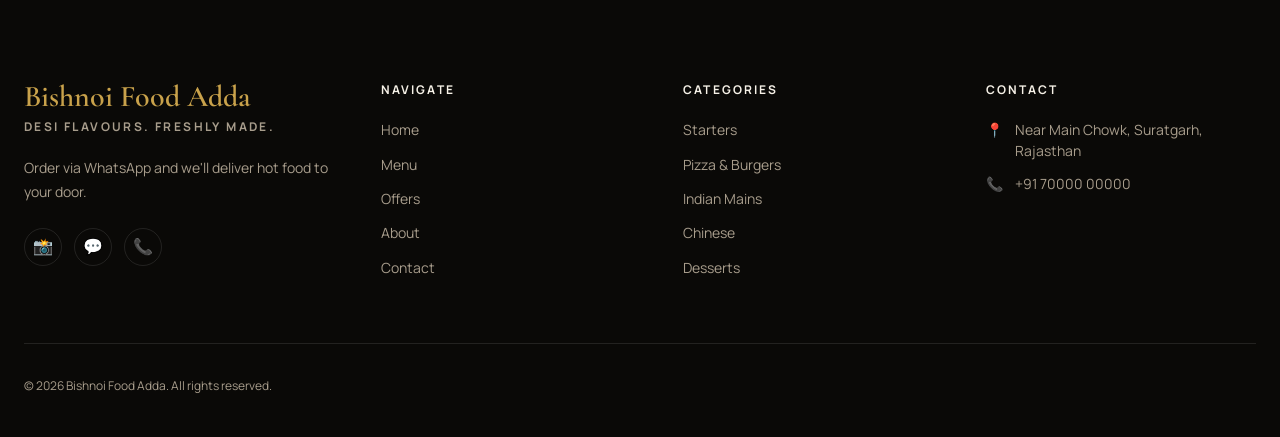
<file: menu.html>
<!DOCTYPE html>
<html lang="en">
<head>
  <meta charset="UTF-8">
  <meta name="viewport" content="width=device-width, initial-scale=1.0">
  <title>Menu — Bishnoi Food Adda | Order Online</title>
  <meta name="description" content="Browse our complete menu — desi curries, pizza, burgers, Chinese, beverages and desserts. Order via WhatsApp for delivery in Suratgarh.">
  <meta name="theme-color" content="#0a0907">
  <link rel="preconnect" href="https://fonts.googleapis.com">
  <link rel="preconnect" href="https://fonts.gstatic.com" crossorigin>
  <link rel="stylesheet" href="css/style.css">
  <link rel="stylesheet" href="css/responsive.css">
</head>
<body>

<!-- ANNOUNCEMENT BAR -->
<div id="announcement-bar" class="announcement-bar" role="banner">
  🔥 Free Delivery on orders above ₹400 &nbsp;|&nbsp; WhatsApp: +91 70000 00000
  <button class="announcement-bar__close" aria-label="Close announcement">×</button>
</div>

<!-- HEADER -->
<header id="site-header" class="site-header">
  <div class="header-left">
    <button class="menu-trigger" aria-expanded="false" aria-controls="nav-overlay" aria-label="Open navigation">
      <span></span><span></span><span></span>
    </button>
    <a href="index.html" class="header-brand" aria-label="Bishnoi Food Adda Home">
      <div class="header-brand__text">
        <span class="header-brand__name">Bishnoi</span>
        <span class="header-brand__sub">Food Adda</span>
      </div>
    </a>
  </div>
  <nav class="nav-links" aria-label="Primary navigation">
    <a href="index.html"   data-nav-href="index.html">Home</a>
    <a href="menu.html"    data-nav-href="menu.html">Menu</a>
    <a href="offers.html"  data-nav-href="offers.html">Offers</a>
    <a href="about.html"   data-nav-href="about.html">About</a>
    <a href="contact.html" data-nav-href="contact.html">Contact</a>
  </nav>
  <div class="header-right">
    <button class="cart-btn js-open-cart" aria-label="Open cart" aria-haspopup="dialog">
      <svg class="cart-btn__icon" viewBox="0 0 24 24" fill="none" stroke="currentColor" stroke-width="2" aria-hidden="true">
        <path d="M6 2L3 6v14a2 2 0 002 2h14a2 2 0 002-2V6l-3-4z"/><line x1="3" y1="6" x2="21" y2="6"/>
        <path d="M16 10a4 4 0 01-8 0"/>
      </svg>
      <span class="cart-count" data-count="0" aria-label="Items in cart">0</span>
      <span class="cart-amount" aria-live="polite"></span>
    </button>
    <a href="checkout.html" class="btn btn--gold btn--sm">Checkout</a>
  </div>
</header>

<!-- NAV OVERLAY -->
<nav id="nav-overlay" class="nav-overlay" role="dialog" aria-modal="true" aria-label="Navigation" hidden>
  <div class="nav-overlay__header">
    <span style="font-family:var(--font-display);font-size:var(--text-2xl);color:var(--color-accent)">Bishnoi Food Adda</span>
    <button class="nav-overlay__close" aria-label="Close menu">✕ Close</button>
  </div>
  <div class="nav-overlay__links">
    <a href="index.html"   data-nav-href="index.html"><span class="nav-num">00</span>Home</a>
    <a href="menu.html"    data-nav-href="menu.html"><span class="nav-num">01</span>Menu</a>
    <a href="offers.html"  data-nav-href="offers.html"><span class="nav-num">02</span>Offers</a>
    <a href="about.html"   data-nav-href="about.html"><span class="nav-num">03</span>About Us</a>
    <a href="contact.html" data-nav-href="contact.html"><span class="nav-num">04</span>Contact</a>
    <a href="cart.html"    data-nav-href="cart.html"><span class="nav-num">05</span>Cart</a>
  </div>
  <div class="nav-overlay__footer">
    <a href="checkout.html" class="btn btn--gold">Checkout →</a>
  </div>
</nav>

<!-- CART DRAWER -->
<div id="cart-overlay" class="cart-overlay"></div>
<aside id="cart-drawer" class="cart-drawer" role="dialog" aria-modal="true" aria-label="Your cart" hidden>
  <div class="cart-drawer__header">
    <h2 class="cart-drawer__title">Your Cart</h2>
    <button id="cart-drawer-close" class="cart-drawer__close" aria-label="Close cart">×</button>
  </div>
  <div id="cart-drawer-body" class="cart-drawer__body"></div>
  <div id="cart-drawer-footer" class="cart-drawer__footer hidden"></div>
</aside>

<!-- PAGE HEADER -->
<div class="page-header">
  <div class="page-header__inner">
    <nav class="page-header__breadcrumb" aria-label="Breadcrumb">
      <a href="index.html">Home</a>
      <span aria-hidden="true">›</span>
      <span aria-current="page">Menu</span>
    </nav>
    <h1 class="page-header__title">Our <em style="font-style:italic;color:var(--color-accent)">Menu</em></h1>
    <p class="page-header__sub">Fresh, bold, desi. Browse and add to cart — order via WhatsApp in seconds.</p>
  </div>
</div>

<!-- MAIN CONTENT -->
<main id="main-content">
<section class="section--sm">
  <div class="container">

    <!-- CATEGORY SLIDER -->
    <div class="cat-slider-section" style="padding:0 0 var(--space-6);background:transparent">
      <div class="cat-slider-wrapper">
        <div id="cat-slider" class="cat-slider" role="radiogroup" aria-label="Filter by food category">
          <!-- Rendered by menu.js -->
        </div>
      </div>
    </div>

    <!-- TOOLBAR: SEARCH + COUNT -->
    <div class="menu-toolbar">
      <div class="search-bar" role="search">
        <svg class="search-bar__icon" viewBox="0 0 24 24" fill="none" stroke="currentColor" stroke-width="2" aria-hidden="true">
          <circle cx="11" cy="11" r="8"/><path d="M21 21l-4.35-4.35"/>
        </svg>
        <label for="menu-search" class="sr-only">Search menu items</label>
        <input type="search" id="menu-search" class="search-bar__input" 
               placeholder="Search food, category…" 
               autocomplete="off" 
               aria-label="Search menu">
      </div>
      <p id="menu-result-count" class="menu-result-count" aria-live="polite" aria-atomic="true"></p>
    </div>

    <!-- MENU GRID -->
    <div id="menu-grid" class="menu-grid" aria-label="Menu items" aria-live="polite">
      <!-- Rendered by menu.js with skeleton loaders -->
    </div>

  </div>
</section>
</main>

<!-- FOOTER -->
<footer class="site-footer">
  <div class="container">
    <div class="footer-grid">
      <div>
        <div class="footer-brand__name">Bishnoi Food Adda</div>
        <div class="footer-brand__tagline">Desi Flavours. Freshly Made.</div>
        <p class="footer-brand__desc">Order via WhatsApp and we'll deliver hot food to your door.</p>
        <div class="footer-socials">
          <a href="https://instagram.com/bishnoifoodadda" class="footer-social-link" aria-label="Instagram" target="_blank" rel="noopener">📸</a>
          <a href="https://wa.me/917000000000" class="footer-social-link" aria-label="WhatsApp" target="_blank" rel="noopener">💬</a>
          <a href="tel:+917000000000" class="footer-social-link" aria-label="Phone">📞</a>
        </div>
      </div>
      <div>
        <div class="footer-col__title">Navigate</div>
        <div class="footer-links">
          <a href="index.html">Home</a>
          <a href="menu.html">Menu</a>
          <a href="offers.html">Offers</a>
          <a href="about.html">About</a>
          <a href="contact.html">Contact</a>
        </div>
      </div>
      <div>
        <div class="footer-col__title">Categories</div>
        <div class="footer-links">
          <a href="menu.html">Starters</a>
          <a href="menu.html">Pizza & Burgers</a>
          <a href="menu.html">Indian Mains</a>
          <a href="menu.html">Chinese</a>
          <a href="menu.html">Desserts</a>
        </div>
      </div>
      <div>
        <div class="footer-col__title">Contact</div>
        <div class="footer-contact-item"><span>📍</span><span>Near Main Chowk, Suratgarh, Rajasthan</span></div>
        <div class="footer-contact-item"><span>📞</span><a href="tel:+917000000000">+91 70000 00000</a></div>
      </div>
    </div>
    <div class="footer-bottom">
      <p class="footer-bottom__copy">© 2026 Bishnoi Food Adda. All rights reserved.</p>
    </div>
  </div>
</footer>

<!-- MOBILE CART BAR -->
<button id="mobile-cart-bar" class="mobile-cart-bar" aria-label="View cart">
  <div class="mobile-cart-bar__info">
    <span class="mobile-cart-bar__count">0</span>
    <span>Items in cart</span>
  </div>
  <div><span class="mobile-cart-bar__total">₹0</span></div>
  <div class="mobile-cart-bar__cta">View Cart →</div>
</button>

<script src="js/app.js" defer></script>
<script src="js/menu.js" defer></script>
<script>
// Handle ?cat= query param
document.addEventListener('DOMContentLoaded', () => {
  const params = new URLSearchParams(window.location.search);
  const cat = params.get('cat');
  if (cat && window.categories?.some(c => c.id === cat)) {
    // Will be picked up after menu.js initializes
    window._initCat = cat;
  }
});
</script>
</body>
</html>
</file>
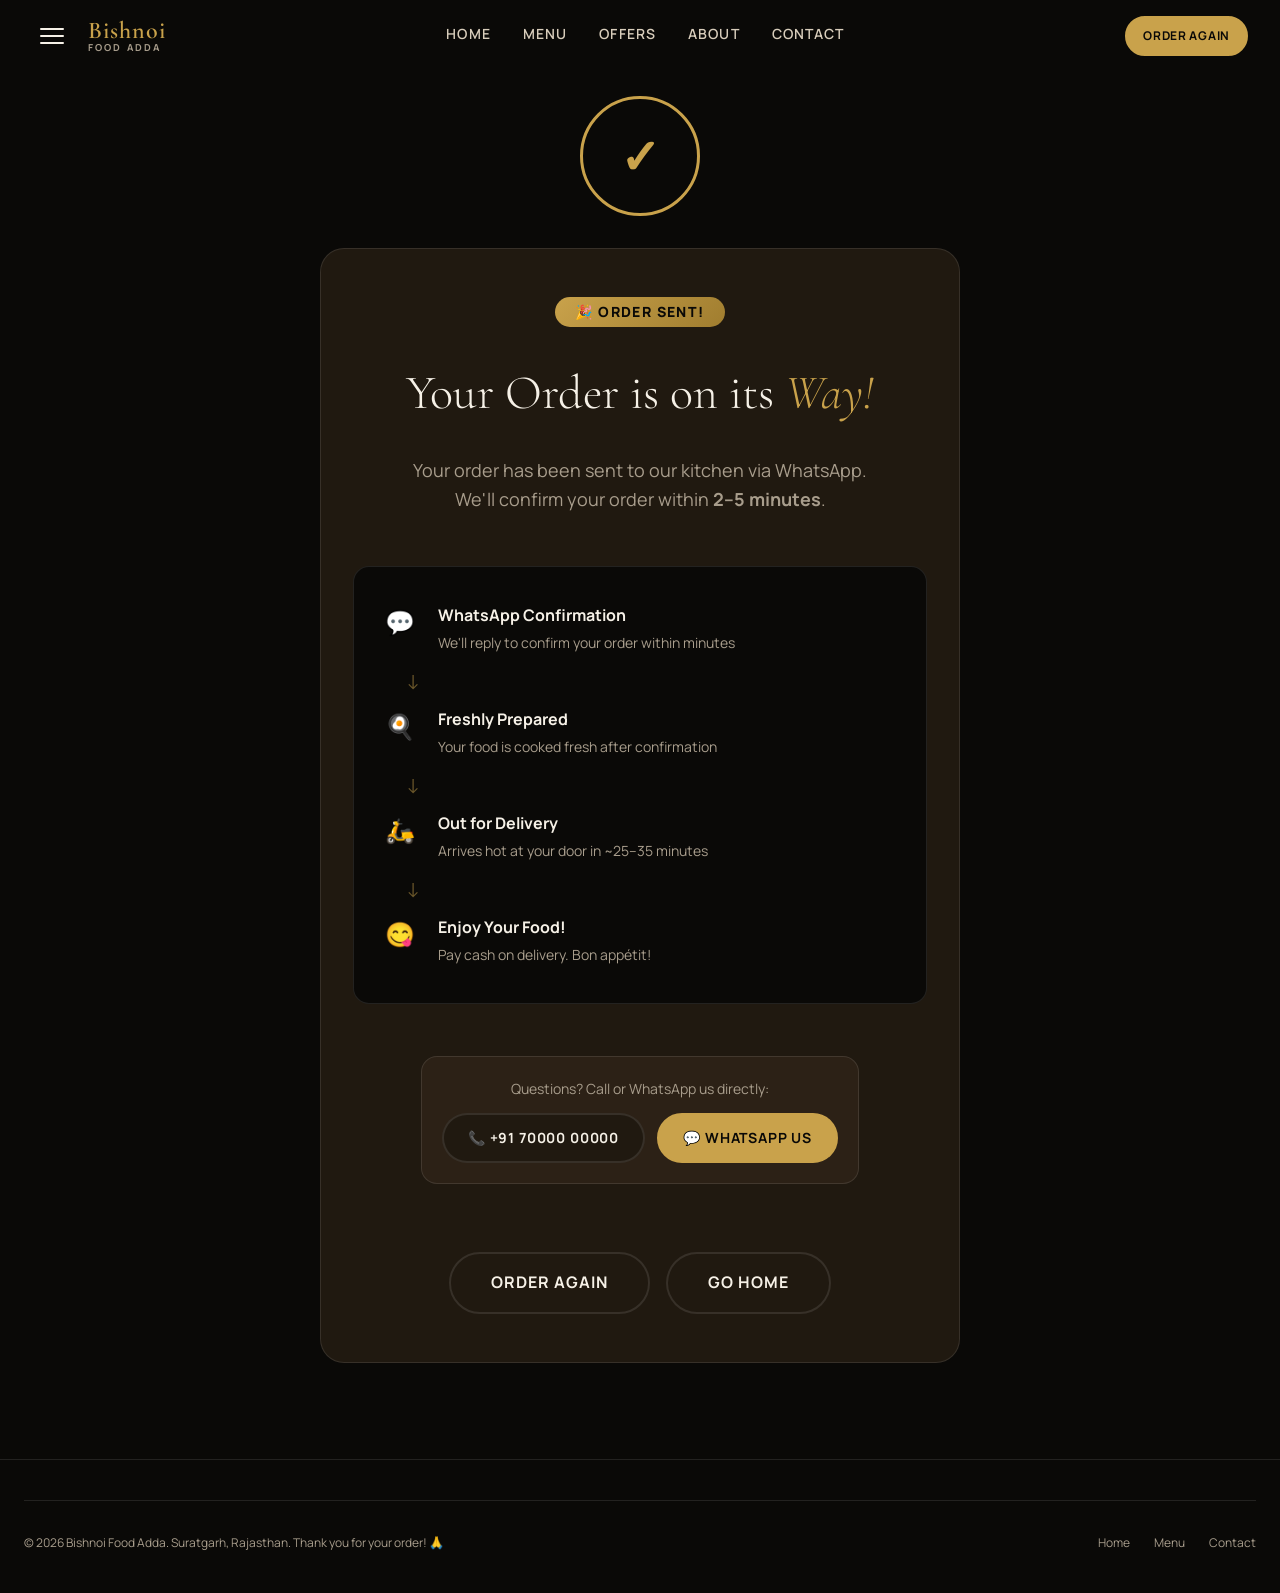
<file: order-success.html>
<!DOCTYPE html>
<html lang="en">
<head>
  <meta charset="UTF-8">
  <meta name="viewport" content="width=device-width, initial-scale=1.0">
  <title>Order Placed! — Bishnoi Food Adda</title>
  <meta name="description" content="Your order has been placed at Bishnoi Food Adda. We'll confirm via WhatsApp shortly!">
  <meta name="robots" content="noindex">
  <meta name="theme-color" content="#0a0907">
  <link rel="preconnect" href="https://fonts.googleapis.com">
  <link rel="preconnect" href="https://fonts.gstatic.com" crossorigin>
  <link rel="stylesheet" href="css/style.css">
  <link rel="stylesheet" href="css/responsive.css">
</head>
<body>

<!-- HEADER -->
<header id="site-header" class="site-header">
  <div class="header-left">
    <button class="menu-trigger" aria-expanded="false" aria-controls="nav-overlay" aria-label="Open navigation">
      <span></span><span></span><span></span>
    </button>
    <a href="index.html" class="header-brand">
      <div class="header-brand__text">
        <span class="header-brand__name">Bishnoi</span>
        <span class="header-brand__sub">Food Adda</span>
      </div>
    </a>
  </div>
  <nav class="nav-links" aria-label="Primary navigation">
    <a href="index.html"  data-nav-href="index.html">Home</a>
    <a href="menu.html"   data-nav-href="menu.html">Menu</a>
    <a href="offers.html" data-nav-href="offers.html">Offers</a>
    <a href="about.html"  data-nav-href="about.html">About</a>
    <a href="contact.html" data-nav-href="contact.html">Contact</a>
  </nav>
  <div class="header-right">
    <a href="menu.html" class="btn btn--gold btn--sm">Order Again</a>
  </div>
</header>

<!-- NAV OVERLAY -->
<nav id="nav-overlay" class="nav-overlay" role="dialog" aria-modal="true" aria-label="Navigation" hidden>
  <div class="nav-overlay__header">
    <span style="font-family:var(--font-display);font-size:var(--text-2xl);color:var(--color-accent)">Bishnoi Food Adda</span>
    <button class="nav-overlay__close" aria-label="Close menu">✕ Close</button>
  </div>
  <div class="nav-overlay__links">
    <a href="index.html"   data-nav-href="index.html"><span class="nav-num">00</span>Home</a>
    <a href="menu.html"    data-nav-href="menu.html"><span class="nav-num">01</span>Menu</a>
    <a href="offers.html"  data-nav-href="offers.html"><span class="nav-num">02</span>Offers</a>
    <a href="about.html"   data-nav-href="about.html"><span class="nav-num">03</span>About Us</a>
    <a href="contact.html" data-nav-href="contact.html"><span class="nav-num">04</span>Contact</a>
  </div>
</nav>

<!-- MAIN -->
<main id="main-content">
  <section class="section" style="min-height:90vh;display:flex;align-items:center" aria-label="Order success">
    <div class="container" style="text-align:center">

      <!-- Success Animation -->
      <div class="success-animation" aria-hidden="true">
        <div class="success-ring"></div>
        <div class="success-icon">✓</div>
      </div>

      <!-- Card -->
      <div class="success-card reveal">
        <div class="success-card__badge">🎉 Order Sent!</div>
        <h1 class="success-card__title">
          Your Order is on its <em style="color:var(--color-accent)">Way!</em>
        </h1>
        <p class="success-card__msg">
          Your order has been sent to our kitchen via WhatsApp.<br>
          We'll confirm your order within <strong>2–5 minutes</strong>.
        </p>

        <!-- Steps -->
        <div class="success-steps" aria-label="What happens next">
          <div class="success-step">
            <div class="success-step__icon" aria-hidden="true">💬</div>
            <div class="success-step__text">
              <strong>WhatsApp Confirmation</strong>
              <span>We'll reply to confirm your order within minutes</span>
            </div>
          </div>
          <div class="success-step__divider" aria-hidden="true">↓</div>
          <div class="success-step">
            <div class="success-step__icon" aria-hidden="true">🍳</div>
            <div class="success-step__text">
              <strong>Freshly Prepared</strong>
              <span>Your food is cooked fresh after confirmation</span>
            </div>
          </div>
          <div class="success-step__divider" aria-hidden="true">↓</div>
          <div class="success-step">
            <div class="success-step__icon" aria-hidden="true">🛵</div>
            <div class="success-step__text">
              <strong>Out for Delivery</strong>
              <span>Arrives hot at your door in ~25–35 minutes</span>
            </div>
          </div>
          <div class="success-step__divider" aria-hidden="true">↓</div>
          <div class="success-step">
            <div class="success-step__icon" aria-hidden="true">😋</div>
            <div class="success-step__text">
              <strong>Enjoy Your Food!</strong>
              <span>Pay cash on delivery. Bon appétit!</span>
            </div>
          </div>
        </div>

        <!-- Contact reminder -->
        <div class="success-contact">
          <p style="color:var(--color-text-muted);font-size:var(--text-sm)">
            Questions? Call or WhatsApp us directly:
          </p>
          <div style="display:flex;gap:var(--space-3);justify-content:center;flex-wrap:wrap;margin-top:var(--space-3)">
            <a href="tel:+917000000000" class="btn btn--dark">📞 +91 70000 00000</a>
            <a href="https://wa.me/917000000000" class="btn btn--gold" target="_blank" rel="noopener">💬 WhatsApp Us</a>
          </div>
        </div>

        <!-- Actions -->
        <div style="display:flex;gap:var(--space-4);justify-content:center;flex-wrap:wrap;margin-top:var(--space-8)">
          <a href="menu.html" class="btn btn--ghost btn--lg">Order Again</a>
          <a href="index.html" class="btn btn--dark btn--lg">Go Home</a>
        </div>
      </div>

    </div>
  </section>
</main>

<!-- FOOTER (minimal) -->
<footer class="site-footer" style="padding:var(--space-10) 0">
  <div class="container">
    <div class="footer-bottom">
      <p class="footer-bottom__copy">© 2026 Bishnoi Food Adda. Suratgarh, Rajasthan. Thank you for your order! 🙏</p>
      <div class="footer-bottom__links">
        <a href="index.html">Home</a>
        <a href="menu.html">Menu</a>
        <a href="contact.html">Contact</a>
      </div>
    </div>
  </div>
</footer>

<style>
  /* ============================================================
     ORDER SUCCESS PAGE SPECIFIC STYLES
     ============================================================ */
  .success-animation {
    position: relative;
    width: 120px;
    height: 120px;
    margin: 0 auto var(--space-8);
  }

  .success-ring {
    position: absolute;
    inset: 0;
    border-radius: 50%;
    border: 3px solid var(--color-accent);
    animation: successRing 0.6s cubic-bezier(0.65, 0, 0.45, 1) forwards;
  }

  .success-icon {
    position: absolute;
    inset: 0;
    display: flex;
    align-items: center;
    justify-content: center;
    font-size: 3rem;
    color: var(--color-accent);
    font-weight: 700;
    animation: successPop 0.4s 0.3s cubic-bezier(0.175, 0.885, 0.32, 1.275) both;
  }

  @keyframes successRing {
    from { transform: scale(0.5); opacity: 0; }
    to   { transform: scale(1);   opacity: 1; }
  }

  @keyframes successPop {
    from { transform: scale(0); opacity: 0; }
    to   { transform: scale(1); opacity: 1; }
  }

  .success-card {
    max-width: 640px;
    margin: 0 auto;
    background: var(--color-surface);
    border: 1px solid var(--color-border);
    border-radius: var(--radius-2xl);
    padding: var(--space-12) var(--space-8);
  }

  .success-card__badge {
    display: inline-block;
    background: linear-gradient(135deg, var(--color-accent), var(--color-accent-dark));
    color: var(--color-bg-primary);
    font-size: var(--text-sm);
    font-weight: 800;
    letter-spacing: 0.1em;
    padding: var(--space-1) var(--space-5);
    border-radius: var(--radius-full);
    margin-bottom: var(--space-5);
    text-transform: uppercase;
  }

  .success-card__title {
    font-family: var(--font-display);
    font-size: clamp(var(--text-3xl), 5vw, var(--text-5xl));
    font-weight: 300;
    line-height: 1.1;
    color: var(--color-text-primary);
    margin-bottom: var(--space-4);
  }

  .success-card__msg {
    font-size: var(--text-lg);
    color: var(--color-text-muted);
    line-height: 1.6;
    margin-bottom: var(--space-8);
  }

  .success-steps {
    display: flex;
    flex-direction: column;
    align-items: flex-start;
    gap: 0;
    text-align: left;
    background: var(--color-bg-primary);
    border: 1px solid var(--color-border);
    border-radius: var(--radius-xl);
    padding: var(--space-6);
    margin-bottom: var(--space-8);
  }

  .success-step {
    display: flex;
    align-items: flex-start;
    gap: var(--space-4);
    padding: var(--space-3) 0;
  }

  .success-step__icon {
    font-size: var(--text-2xl);
    flex-shrink: 0;
    width: 44px;
    text-align: center;
  }

  .success-step__text {
    display: flex;
    flex-direction: column;
    gap: var(--space-1);
  }

  .success-step__text strong {
    color: var(--color-text-primary);
    font-size: var(--text-base);
    font-weight: 700;
  }

  .success-step__text span {
    color: var(--color-text-muted);
    font-size: var(--text-sm);
  }

  .success-step__divider {
    font-size: var(--text-xl);
    color: var(--color-accent);
    padding-left: calc(44px / 2 + var(--space-4) - 0.5em);
    line-height: 1;
    opacity: 0.5;
    margin: var(--space-1) 0;
  }

  .success-contact {
    padding: var(--space-5);
    background: var(--color-surface-2);
    border-radius: var(--radius-xl);
    border: 1px solid var(--color-border);
    margin-bottom: var(--space-4);
  }

  @media (max-width: 480px) {
    .success-card {
      padding: var(--space-8) var(--space-5);
    }
  }
</style>

<script src="js/app.js" defer></script>
<script>
  // Clear cart after successful order
  document.addEventListener('DOMContentLoaded', () => {
    // Give a small delay so WhatsApp link has time to open first
    setTimeout(() => {
      window.cartClear?.();
    }, 500);
  });
</script>
</body>
</html>
</file>
<file: css/style.css>
/* ============================================================
   BISHNOI FOOD ADDA — Main Stylesheet
   Design System, Tokens, Global Styles, Core Components
   ============================================================ */

/* ---------- Google Fonts Import ---------- */
@import url('https://fonts.googleapis.com/css2?family=Manrope:wght@300;400;500;600;700;800&family=Cormorant+Garamond:ital,wght@0,300;0,400;0,500;0,600;0,700;1,300;1,400;1,500&display=swap');

/* ---------- CSS Custom Properties (Design Tokens) ---------- */
:root {
  /* Colors */
  --color-bg-primary:     #0a0907;
  --color-bg-secondary:   #15110b;
  --color-surface:        #201910;
  --color-surface-2:      #2c2116;
  --color-surface-glass:  rgba(20, 17, 11, 0.72);
  --color-text-primary:   #f6f1e7;
  --color-text-secondary: #d8cdbb;
  --color-text-muted:     #a89d8c;
  --color-accent:         #c9a24b;
  --color-accent-dark:    #a07d2f;
  --color-accent-light:   #e0c278;
  --color-accent-secondary: #8f3f24;
  --color-success:        #4caf7d;
  --color-error:          #e05353;
  --color-warning:        #e8a838;
  --color-border:         rgba(255, 255, 255, 0.10);
  --color-border-accent:  rgba(201, 162, 75, 0.30);
  --color-veg:            #4caf7d;
  --color-nonveg:         #e05353;
  --color-overlay:        rgba(10, 9, 7, 0.65);

  /* Typography */
  --font-primary:   'Manrope', -apple-system, BlinkMacSystemFont, 'Segoe UI', sans-serif;
  --font-display:   'Cormorant Garamond', Georgia, 'Times New Roman', serif;

  /* Font Sizes */
  --text-xs:    0.75rem;
  --text-sm:    0.875rem;
  --text-base:  1rem;
  --text-lg:    1.125rem;
  --text-xl:    1.25rem;
  --text-2xl:   1.5rem;
  --text-3xl:   1.875rem;
  --text-4xl:   2.25rem;
  --text-5xl:   3rem;
  --text-6xl:   3.75rem;
  --text-7xl:   4.5rem;
  --text-8xl:   6rem;

  /* Spacing */
  --space-1:  0.25rem;
  --space-2:  0.5rem;
  --space-3:  0.75rem;
  --space-4:  1rem;
  --space-5:  1.25rem;
  --space-6:  1.5rem;
  --space-8:  2rem;
  --space-10: 2.5rem;
  --space-12: 3rem;
  --space-16: 4rem;
  --space-20: 5rem;
  --space-24: 6rem;
  --space-32: 8rem;

  /* Border Radius */
  --radius-sm:   4px;
  --radius-md:   8px;
  --radius-lg:   12px;
  --radius-xl:   16px;
  --radius-2xl:  24px;
  --radius-full: 9999px;

  /* Transitions */
  --transition-fast:   150ms cubic-bezier(0.4, 0, 0.2, 1);
  --transition-base:   250ms cubic-bezier(0.4, 0, 0.2, 1);
  --transition-slow:   400ms cubic-bezier(0.4, 0, 0.2, 1);
  --transition-spring: 500ms cubic-bezier(0.34, 1.56, 0.64, 1);

  /* Shadows */
  --shadow-sm:  0 1px 3px rgba(0,0,0,0.4), 0 1px 2px rgba(0,0,0,0.3);
  --shadow-md:  0 4px 16px rgba(0,0,0,0.5), 0 2px 6px rgba(0,0,0,0.3);
  --shadow-lg:  0 8px 32px rgba(0,0,0,0.6), 0 4px 12px rgba(0,0,0,0.4);
  --shadow-xl:  0 20px 60px rgba(0,0,0,0.7);
  --shadow-accent: 0 0 24px rgba(201, 162, 75, 0.18);

  /* Layout */
  --container-max: 1280px;
  --navbar-height: 72px;
  --announcement-height: 40px;
}

/* ---------- Reset & Base ---------- */
*, *::before, *::after { box-sizing: border-box; margin: 0; padding: 0; }
html { font-size: 16px; scroll-behavior: smooth; -webkit-text-size-adjust: 100%; }
body {
  font-family: var(--font-primary);
  background-color: var(--color-bg-primary);
  color: var(--color-text-primary);
  line-height: 1.6;
  overflow-x: hidden;
  min-height: 100vh;
  -webkit-font-smoothing: antialiased;
  -moz-osx-font-smoothing: grayscale;
}
img { max-width: 100%; height: auto; display: block; }
a { color: inherit; text-decoration: none; }
button { cursor: pointer; border: none; background: none; font-family: inherit; }
ul, ol { list-style: none; }
input, textarea, select { font-family: inherit; }

/* ---------- Reduced Motion ---------- */
@media (prefers-reduced-motion: reduce) {
  *, *::before, *::after {
    animation-duration: 0.01ms !important;
    animation-iteration-count: 1 !important;
    transition-duration: 0.01ms !important;
    scroll-behavior: auto !important;
  }
}

/* ---------- Focus Visible ---------- */
:focus-visible { outline: 2px solid var(--color-accent); outline-offset: 3px; border-radius: var(--radius-sm); }
::selection { background: rgba(201, 162, 75, 0.30); color: var(--color-text-primary); }
::-webkit-scrollbar { width: 6px; height: 6px; }
::-webkit-scrollbar-track { background: var(--color-bg-secondary); }
::-webkit-scrollbar-thumb { background: var(--color-surface-2); border-radius: var(--radius-full); }
::-webkit-scrollbar-thumb:hover { background: var(--color-accent-dark); }

/* ============================================================ LAYOUT ============================================================ */
.container { width: 100%; max-width: var(--container-max); margin: 0 auto; padding: 0 var(--space-6); }
.section { padding: var(--space-24) 0; }
.section--sm { padding: var(--space-16) 0; }
.section-label { font-size: var(--text-xs); font-weight: 700; letter-spacing: 0.18em; text-transform: uppercase; color: var(--color-accent); margin-bottom: var(--space-3); display: block; }
.section-title { font-family: var(--font-display); font-size: clamp(var(--text-4xl), 5vw, var(--text-6xl)); font-weight: 400; line-height: 1.1; color: var(--color-text-primary); margin-bottom: var(--space-4); }
.section-title em { font-style: italic; color: var(--color-accent); }
.section-subtitle { font-size: var(--text-lg); color: var(--color-text-muted); max-width: 52ch; line-height: 1.7; }
.section-header { margin-bottom: var(--space-12); }
.section-header--center { text-align: center; }
.section-header--center .section-subtitle { margin: 0 auto; }
.divider { width: 48px; height: 1px; background: var(--color-accent); margin-bottom: var(--space-6); }
.section-header--center .divider { margin: 0 auto var(--space-6); }
h1, h2, h3, h4, h5, h6 { font-family: var(--font-display); font-weight: 400; line-height: 1.15; }
p { line-height: 1.7; }

/* ============================================================ ANNOUNCEMENT BAR ============================================================ */
.announcement-bar {
  background: var(--color-accent);
  color: var(--color-bg-primary);
  text-align: center;
  padding: var(--space-2) var(--space-8);
  font-size: var(--text-xs);
  font-weight: 700;
  letter-spacing: 0.10em;
  text-transform: uppercase;
  position: relative;
  z-index: 100;
  min-height: var(--announcement-height);
  display: flex;
  align-items: center;
  justify-content: center;
  gap: var(--space-3);
}
.announcement-bar__close {
  position: absolute; right: var(--space-4); top: 50%; transform: translateY(-50%);
  background: none; border: none; color: var(--color-bg-primary); cursor: pointer;
  padding: var(--space-1); line-height: 1; font-size: var(--text-lg); opacity: 0.8;
  transition: opacity var(--transition-fast);
}
.announcement-bar__close:hover { opacity: 1; }
.announcement-bar.hidden { display: none; }

/* ============================================================ NAVIGATION ============================================================ */
.site-header {
  position: fixed; top: 0; left: 0; right: 0; z-index: 900;
  height: var(--navbar-height);
  display: flex; align-items: center; justify-content: space-between;
  padding: 0 var(--space-8);
  transition: background var(--transition-base), backdrop-filter var(--transition-base), box-shadow var(--transition-base), top var(--transition-base);
}
.site-header.scrolled {
  background: var(--color-surface-glass);
  backdrop-filter: blur(16px) saturate(180%);
  -webkit-backdrop-filter: blur(16px) saturate(180%);
  box-shadow: 0 1px 0 var(--color-border), var(--shadow-sm);
}
body.has-announcement .site-header { top: var(--announcement-height); }

.header-brand { display: flex; align-items: center; gap: var(--space-3); text-decoration: none; }
.header-brand__text { display: flex; flex-direction: column; line-height: 1; }
.header-brand__name { font-family: var(--font-display); font-size: var(--text-2xl); font-weight: 600; color: var(--color-accent); letter-spacing: 0.04em; }
.header-brand__sub { font-size: 0.6rem; font-weight: 700; letter-spacing: 0.22em; text-transform: uppercase; color: var(--color-text-muted); }
.header-brand__dot { color: var(--color-accent); font-size: var(--text-2xl); line-height: 1; }

.header-left { display: flex; align-items: center; gap: var(--space-4); }
.header-right { display: flex; align-items: center; gap: var(--space-3); }

/* Hamburger */
.menu-trigger { display: flex; flex-direction: column; gap: 5px; padding: var(--space-2); cursor: pointer; }
.menu-trigger span { display: block; width: 24px; height: 2px; background: var(--color-text-primary); border-radius: var(--radius-full); transition: transform var(--transition-base), opacity var(--transition-base); transform-origin: center; }
.menu-trigger.active span:nth-child(1) { transform: translateY(7px) rotate(45deg); }
.menu-trigger.active span:nth-child(2) { opacity: 0; transform: scaleX(0); }
.menu-trigger.active span:nth-child(3) { transform: translateY(-7px) rotate(-45deg); }

/* Desktop Nav */
.nav-links { display: flex; align-items: center; gap: var(--space-8); }
.nav-links a { font-size: var(--text-sm); font-weight: 600; letter-spacing: 0.08em; text-transform: uppercase; color: var(--color-text-secondary); transition: color var(--transition-fast); position: relative; padding-bottom: var(--space-1); }
.nav-links a::after { content: ''; position: absolute; bottom: -2px; left: 0; width: 0; height: 1px; background: var(--color-accent); transition: width var(--transition-base); }
.nav-links a:hover, .nav-links a[aria-current="page"] { color: var(--color-text-primary); }
.nav-links a:hover::after, .nav-links a[aria-current="page"]::after { width: 100%; }

/* Cart Button */
.cart-btn {
  position: relative; display: flex; align-items: center; gap: var(--space-2);
  padding: var(--space-2) var(--space-4);
  background: var(--color-surface); border: 1px solid var(--color-border-accent);
  border-radius: var(--radius-full); color: var(--color-text-primary);
  font-size: var(--text-sm); font-weight: 600; cursor: pointer; text-decoration: none;
  transition: background var(--transition-fast), border-color var(--transition-fast), transform var(--transition-fast);
}
.cart-btn:hover { background: var(--color-surface-2); border-color: var(--color-accent); }
.cart-btn:active { transform: scale(0.97); }
.cart-count {
  display: inline-flex; align-items: center; justify-content: center;
  min-width: 20px; height: 20px; padding: 0 var(--space-1);
  background: var(--color-accent); color: var(--color-bg-primary);
  border-radius: var(--radius-full); font-size: var(--text-xs); font-weight: 800;
}
.cart-count[data-count="0"] { background: var(--color-surface-2); color: var(--color-text-muted); }
.cart-amount { font-size: var(--text-sm); color: var(--color-accent); font-weight: 700; }

/* ============================================================ NAV OVERLAY ============================================================ */
.nav-overlay {
  position: fixed; inset: 0; z-index: 950; background: var(--color-bg-primary);
  display: flex; flex-direction: column; padding: var(--space-8);
  opacity: 0; pointer-events: none; transform: translateX(-100%);
  transition: opacity var(--transition-slow), transform var(--transition-slow);
}
.nav-overlay.open { opacity: 1; pointer-events: all; transform: translateX(0); }
.nav-overlay__header { display: flex; align-items: center; justify-content: space-between; margin-bottom: var(--space-12); }
.nav-overlay__close { display: flex; align-items: center; gap: var(--space-2); font-size: var(--text-sm); font-weight: 600; letter-spacing: 0.10em; text-transform: uppercase; color: var(--color-text-muted); transition: color var(--transition-fast); }
.nav-overlay__close:hover { color: var(--color-text-primary); }
.nav-overlay__links { flex: 1; display: flex; flex-direction: column; gap: var(--space-1); }
.nav-overlay__links a { display: flex; align-items: baseline; gap: var(--space-4); font-family: var(--font-display); font-size: clamp(var(--text-3xl), 6vw, var(--text-5xl)); font-weight: 400; color: var(--color-text-secondary); padding: var(--space-2) 0; border-bottom: 1px solid var(--color-border); transition: color var(--transition-fast), padding-left var(--transition-base); }
.nav-overlay__links a:hover, .nav-overlay__links a[aria-current="page"] { color: var(--color-accent); padding-left: var(--space-4); }
.nav-num { font-family: var(--font-primary); font-size: var(--text-xs); font-weight: 700; letter-spacing: 0.10em; color: var(--color-text-muted); min-width: 28px; }
.nav-overlay__footer { display: flex; align-items: center; gap: var(--space-4); padding-top: var(--space-8); border-top: 1px solid var(--color-border); }

/* ============================================================ BUTTONS ============================================================ */
.btn {
  display: inline-flex; align-items: center; justify-content: center; gap: var(--space-2);
  padding: var(--space-3) var(--space-6); border-radius: var(--radius-full);
  font-family: var(--font-primary); font-size: var(--text-sm); font-weight: 700;
  letter-spacing: 0.06em; text-transform: uppercase; text-decoration: none;
  cursor: pointer; border: 2px solid transparent;
  transition: background var(--transition-fast), color var(--transition-fast), border-color var(--transition-fast), transform var(--transition-fast), box-shadow var(--transition-fast);
  white-space: nowrap;
}
.btn:active { transform: scale(0.97); }
.btn:disabled, .btn[aria-disabled="true"] { opacity: 0.4; cursor: not-allowed; pointer-events: none; }
.btn--gold { background: var(--color-accent); color: var(--color-bg-primary); border-color: var(--color-accent); }
.btn--gold:hover { background: var(--color-accent-light); border-color: var(--color-accent-light); box-shadow: var(--shadow-accent); }
.btn--ghost { background: transparent; color: var(--color-text-primary); border-color: var(--color-border); }
.btn--ghost:hover { background: var(--color-surface); border-color: var(--color-accent); color: var(--color-accent); }
.btn--dark { background: var(--color-surface); color: var(--color-text-primary); border-color: var(--color-border); }
.btn--dark:hover { background: var(--color-surface-2); border-color: var(--color-border-accent); }
.btn--lg { padding: var(--space-4) var(--space-10); font-size: var(--text-base); }
.btn--sm { padding: var(--space-2) var(--space-4); font-size: var(--text-xs); }

/* ============================================================ HERO ============================================================ */
.hero { position: relative; min-height: 100svh; display: flex; align-items: center; overflow: hidden; }
.hero__bg { position: absolute; inset: 0; z-index: 0; }
.hero__img { width: 100%; height: 100%; object-fit: cover; object-position: center; transform: scale(1.05); animation: heroZoom 8s ease-out forwards; }
@keyframes heroZoom { to { transform: scale(1); } }
.hero__overlay {
  position: absolute; inset: 0;
  background: linear-gradient(to right, rgba(10,9,7,0.88) 0%, rgba(10,9,7,0.55) 55%, rgba(10,9,7,0.22) 100%);
}
.hero__overlay-bottom { position: absolute; bottom: 0; left: 0; right: 0; height: 200px; background: linear-gradient(to top, var(--color-bg-primary), transparent); }
.hero__content { position: relative; z-index: 2; padding: calc(var(--navbar-height) + var(--space-20)) var(--space-6) var(--space-20); max-width: var(--container-max); margin: 0 auto; width: 100%; }
.hero__eyebrow { font-size: var(--text-xs); font-weight: 700; letter-spacing: 0.25em; text-transform: uppercase; color: var(--color-accent); margin-bottom: var(--space-4); display: flex; align-items: center; gap: var(--space-3); opacity: 0; transform: translateY(16px); animation: fadeUp 0.7s 0.3s ease-out forwards; }
.hero__eyebrow::before { content: ''; display: inline-block; width: 32px; height: 1px; background: var(--color-accent); }
.hero__title { font-family: var(--font-display); font-size: clamp(var(--text-5xl), 8vw, var(--text-8xl)); font-weight: 300; line-height: 1.0; color: var(--color-text-primary); margin-bottom: var(--space-4); max-width: 14ch; opacity: 0; transform: translateY(24px); animation: fadeUp 0.8s 0.5s ease-out forwards; }
.hero__title strong { font-weight: 600; display: block; color: var(--color-accent); }
.hero__tagline { font-size: clamp(var(--text-lg), 2.5vw, var(--text-2xl)); font-weight: 300; font-style: italic; font-family: var(--font-display); color: var(--color-text-secondary); margin-bottom: var(--space-10); max-width: 40ch; line-height: 1.4; opacity: 0; transform: translateY(20px); animation: fadeUp 0.8s 0.7s ease-out forwards; }
.hero__cta { display: flex; flex-wrap: wrap; gap: var(--space-4); opacity: 0; transform: translateY(20px); animation: fadeUp 0.8s 0.9s ease-out forwards; }
.hero__scroll { position: absolute; bottom: var(--space-8); left: 50%; transform: translateX(-50%); z-index: 2; display: flex; flex-direction: column; align-items: center; gap: var(--space-2); color: var(--color-text-muted); font-size: var(--text-xs); letter-spacing: 0.12em; text-transform: uppercase; animation: heroScrollBounce 2s 2s infinite; }
.hero__scroll-line { width: 1px; height: 40px; background: linear-gradient(to bottom, transparent, var(--color-accent)); }
@keyframes heroScrollBounce { 0%, 100% { transform: translateX(-50%) translateY(0); } 50% { transform: translateX(-50%) translateY(8px); } }
@keyframes fadeUp { to { opacity: 1; transform: translateY(0); } }

/* ============================================================ STATS BAR ============================================================ */
.stats-bar { background: var(--color-surface); border-top: 1px solid var(--color-border); border-bottom: 1px solid var(--color-border); }
.stats-bar__inner { display: flex; justify-content: space-around; align-items: center; flex-wrap: wrap; gap: var(--space-4); padding: var(--space-6); }
.stat-item { display: flex; flex-direction: column; align-items: center; gap: var(--space-1); text-align: center; padding: var(--space-4); }
.stat-item__value { font-family: var(--font-display); font-size: var(--text-4xl); font-weight: 600; color: var(--color-accent); line-height: 1; }
.stat-item__label { font-size: var(--text-xs); font-weight: 600; letter-spacing: 0.12em; text-transform: uppercase; color: var(--color-text-muted); }

/* ============================================================ CATEGORY SLIDER ============================================================ */
.cat-slider-section { padding: var(--space-10) 0 0; background: var(--color-bg-secondary); }
.cat-slider-label { text-align: center; font-size: var(--text-xs); font-weight: 700; letter-spacing: 0.20em; text-transform: uppercase; color: var(--color-text-muted); margin-bottom: var(--space-6); }
.cat-slider-wrapper { position: relative; overflow: hidden; }
.cat-slider { display: flex; gap: var(--space-3); overflow-x: auto; scroll-snap-type: x mandatory; scroll-behavior: smooth; padding: var(--space-2) var(--space-6) var(--space-8); cursor: grab; -webkit-overflow-scrolling: touch; scrollbar-width: none; -ms-overflow-style: none; user-select: none; }
.cat-slider::-webkit-scrollbar { display: none; }
.cat-slider.grabbing { cursor: grabbing; }
.cat-chip { flex: 0 0 auto; scroll-snap-align: start; display: inline-flex; align-items: center; gap: var(--space-2); padding: var(--space-3) var(--space-5); border-radius: var(--radius-full); background: var(--color-surface); border: 1px solid var(--color-border); color: var(--color-text-muted); font-size: var(--text-sm); font-weight: 600; white-space: nowrap; cursor: pointer; transition: background var(--transition-fast), color var(--transition-fast), border-color var(--transition-fast), transform var(--transition-spring); -webkit-user-select: none; user-select: none; }
.cat-chip:hover { background: var(--color-surface-2); border-color: var(--color-border-accent); color: var(--color-text-primary); }
.cat-chip:focus-visible { outline: 2px solid var(--color-accent); outline-offset: 2px; }
.cat-chip.active { background: var(--color-accent); border-color: var(--color-accent); color: var(--color-bg-primary); font-weight: 700; transform: scale(1.03); }
.cat-chip__emoji { font-size: var(--text-base); line-height: 1; }
.cat-slider-wrapper::before, .cat-slider-wrapper::after { content: ''; position: absolute; top: 0; bottom: var(--space-8); width: 40px; z-index: 2; pointer-events: none; }
.cat-slider-wrapper::before { left: 0; background: linear-gradient(to right, var(--color-bg-secondary), transparent); }
.cat-slider-wrapper::after { right: 0; background: linear-gradient(to left, var(--color-bg-secondary), transparent); }

/* ============================================================ MENU GRID ============================================================ */
.menu-grid { display: grid; grid-template-columns: repeat(auto-fill, minmax(280px, 1fr)); gap: var(--space-6); }

/* ============================================================ FOOD CARD ============================================================ */
.food-card { background: var(--color-surface); border: 1px solid var(--color-border); border-radius: var(--radius-xl); overflow: hidden; display: flex; flex-direction: column; transition: transform var(--transition-base), box-shadow var(--transition-base), border-color var(--transition-base); }
.food-card:hover { transform: translateY(-4px); box-shadow: var(--shadow-lg); border-color: var(--color-border-accent); }
.food-card__img-wrapper { position: relative; aspect-ratio: 4/3; overflow: hidden; background: var(--color-surface-2); }
.food-card__img { width: 100%; height: 100%; object-fit: cover; transition: transform var(--transition-slow); }
.food-card:hover .food-card__img { transform: scale(1.06); }
.food-card__badges { position: absolute; top: var(--space-3); left: var(--space-3); display: flex; gap: var(--space-2); flex-wrap: wrap; }
.badge { display: inline-flex; align-items: center; gap: var(--space-1); padding: var(--space-1) var(--space-2); border-radius: var(--radius-sm); font-size: var(--text-xs); font-weight: 700; letter-spacing: 0.06em; text-transform: uppercase; line-height: 1; }
.badge--veg { background: rgba(76,175,125,0.15); color: var(--color-veg); border: 1px solid rgba(76,175,125,0.30); }
.badge--nonveg { background: rgba(224,83,83,0.15); color: var(--color-nonveg); border: 1px solid rgba(224,83,83,0.30); }
.badge--popular { background: rgba(201,162,75,0.20); color: var(--color-accent); border: 1px solid var(--color-border-accent); }
.badge--hot { background: rgba(143,63,36,0.25); color: #e07040; border: 1px solid rgba(224,112,64,0.30); }
.veg-dot { display: inline-block; width: 8px; height: 8px; border-radius: var(--radius-full); background: currentColor; }
.food-card__body { padding: var(--space-4); flex: 1; display: flex; flex-direction: column; gap: var(--space-2); }
.food-card__name { font-family: var(--font-display); font-size: var(--text-xl); font-weight: 500; color: var(--color-text-primary); line-height: 1.2; }
.food-card__desc { font-size: var(--text-sm); color: var(--color-text-muted); line-height: 1.5; flex: 1; display: -webkit-box; -webkit-line-clamp: 2; -webkit-box-orient: vertical; overflow: hidden; }
.food-card__footer { display: flex; align-items: center; justify-content: space-between; margin-top: auto; padding-top: var(--space-3); border-top: 1px solid var(--color-border); }
.food-card__price { font-family: var(--font-display); font-size: var(--text-2xl); font-weight: 600; color: var(--color-accent); }
.food-card__price-old { font-size: var(--text-sm); color: var(--color-text-muted); text-decoration: line-through; margin-left: var(--space-1); }

/* Quantity Control */
.qty-control { display: flex; align-items: center; gap: var(--space-2); }
.qty-btn { display: flex; align-items: center; justify-content: center; width: 32px; height: 32px; border-radius: var(--radius-full); background: var(--color-surface-2); border: 1px solid var(--color-border); color: var(--color-text-primary); font-size: var(--text-xl); line-height: 1; cursor: pointer; transition: background var(--transition-fast), border-color var(--transition-fast), transform var(--transition-fast), color var(--transition-fast); font-weight: 600; }
.qty-btn:hover { background: var(--color-accent); border-color: var(--color-accent); color: var(--color-bg-primary); }
.qty-btn:active { transform: scale(0.92); }
.qty-btn:focus-visible { outline: 2px solid var(--color-accent); outline-offset: 2px; }
.qty-display { min-width: 28px; text-align: center; font-weight: 700; font-size: var(--text-base); color: var(--color-text-primary); }
.add-btn { display: flex; align-items: center; gap: var(--space-1); padding: var(--space-2) var(--space-4); border-radius: var(--radius-full); background: var(--color-accent); border: none; color: var(--color-bg-primary); font-size: var(--text-sm); font-weight: 700; letter-spacing: 0.06em; cursor: pointer; transition: background var(--transition-fast), transform var(--transition-spring); white-space: nowrap; font-family: var(--font-primary); }
.add-btn:hover { background: var(--color-accent-light); }
.add-btn:active { transform: scale(0.94); }
.add-btn:focus-visible { outline: 2px solid var(--color-accent-light); outline-offset: 2px; }

/* Skeleton */
.skeleton { background: linear-gradient(90deg, var(--color-surface) 25%, var(--color-surface-2) 50%, var(--color-surface) 75%); background-size: 200% 100%; animation: shimmer 1.5s infinite; border-radius: var(--radius-md); }
@keyframes shimmer { 0% { background-position: 200% 0; } 100% { background-position: -200% 0; } }

/* ============================================================ SEARCH BAR ============================================================ */
.search-bar { position: relative; max-width: 480px; width: 100%; }
.search-bar__icon { position: absolute; left: var(--space-4); top: 50%; transform: translateY(-50%); width: 18px; height: 18px; color: var(--color-text-muted); pointer-events: none; }
.search-bar__input { width: 100%; padding: var(--space-3) var(--space-4) var(--space-3) calc(var(--space-4) + 26px); background: var(--color-surface); border: 1px solid var(--color-border); border-radius: var(--radius-full); color: var(--color-text-primary); font-size: var(--text-base); outline: none; transition: border-color var(--transition-fast), box-shadow var(--transition-fast); }
.search-bar__input::placeholder { color: var(--color-text-muted); }
.search-bar__input:focus { border-color: var(--color-border-accent); box-shadow: 0 0 0 3px rgba(201,162,75,0.12); }

/* ============================================================ DISH SLIDER ============================================================ */
.dish-slider { display: flex; gap: var(--space-6); overflow-x: auto; scroll-snap-type: x mandatory; scroll-behavior: smooth; padding: var(--space-4) var(--space-6) var(--space-8); scrollbar-width: none; -webkit-overflow-scrolling: touch; }
.dish-slider::-webkit-scrollbar { display: none; }
.dish-slide { flex: 0 0 min(360px, 85vw); scroll-snap-align: start; position: relative; border-radius: var(--radius-2xl); overflow: hidden; cursor: pointer; background: var(--color-surface); }
.dish-slide__img { width: 100%; aspect-ratio: 3/4; object-fit: cover; transition: transform var(--transition-slow); }
.dish-slide:hover .dish-slide__img { transform: scale(1.05); }
.dish-slide__info { position: absolute; bottom: 0; left: 0; right: 0; padding: var(--space-8) var(--space-6) var(--space-6); background: linear-gradient(to top, rgba(10,9,7,0.90) 0%, transparent 100%); }
.dish-slide__name { font-family: var(--font-display); font-size: var(--text-2xl); font-weight: 500; color: var(--color-text-primary); margin-bottom: var(--space-1); }
.dish-slide__price { color: var(--color-accent); font-size: var(--text-lg); font-weight: 600; }
.dish-slide__add { margin-top: var(--space-3); }

/* Slider Arrows */
.slider-section { position: relative; }
.slider-arrows { display: flex; gap: var(--space-3); margin-top: var(--space-6); padding: 0 var(--space-6); }
.slider-arrow { display: flex; align-items: center; justify-content: center; width: 44px; height: 44px; border-radius: var(--radius-full); background: var(--color-surface); border: 1px solid var(--color-border); color: var(--color-text-primary); cursor: pointer; transition: background var(--transition-fast), border-color var(--transition-fast), transform var(--transition-fast); flex-shrink: 0; }
.slider-arrow:hover { background: var(--color-accent); border-color: var(--color-accent); color: var(--color-bg-primary); }
.slider-arrow:active { transform: scale(0.92); }
.slider-arrow:disabled { opacity: 0.3; cursor: not-allowed; pointer-events: none; }

/* ============================================================ BRAND STORY ============================================================ */
.brand-story { background: var(--color-bg-secondary); }
.brand-story__grid { display: grid; grid-template-columns: 1fr 1fr; gap: var(--space-16); align-items: center; }
.brand-story__visual { position: relative; aspect-ratio: 4/5; border-radius: var(--radius-2xl); overflow: hidden; background: var(--color-surface); }
.brand-story__visual img { width: 100%; height: 100%; object-fit: cover; }
.brand-story__accent-box { position: absolute; bottom: var(--space-6); right: calc(-1 * var(--space-8)); background: var(--color-accent); color: var(--color-bg-primary); padding: var(--space-5) var(--space-6); border-radius: var(--radius-xl); text-align: center; box-shadow: var(--shadow-lg); }
.brand-story__accent-box .value { font-family: var(--font-display); font-size: var(--text-4xl); font-weight: 700; line-height: 1; }
.brand-story__accent-box .label { font-size: var(--text-xs); font-weight: 700; letter-spacing: 0.12em; text-transform: uppercase; }
.brand-story__text { display: flex; flex-direction: column; gap: var(--space-6); }
.brand-story__quote { font-family: var(--font-display); font-size: clamp(var(--text-2xl), 3vw, var(--text-4xl)); font-style: italic; font-weight: 300; color: var(--color-text-secondary); line-height: 1.35; border-left: 3px solid var(--color-accent); padding-left: var(--space-6); }
.brand-story__body { font-size: var(--text-lg); color: var(--color-text-muted); line-height: 1.8; }

/* ============================================================ OFFERS ============================================================ */
.offers-grid { display: grid; grid-template-columns: repeat(auto-fill, minmax(300px, 1fr)); gap: var(--space-6); }
.offer-card { background: var(--color-surface); border: 1px solid var(--color-border); border-radius: var(--radius-xl); overflow: hidden; position: relative; transition: transform var(--transition-base), box-shadow var(--transition-base); }
.offer-card:hover { transform: translateY(-4px); box-shadow: var(--shadow-lg); }
.offer-card__ribbon { position: absolute; top: var(--space-4); right: var(--space-4); z-index: 2; background: var(--color-accent-secondary); color: #fff; padding: var(--space-1) var(--space-3); border-radius: var(--radius-full); font-size: var(--text-xs); font-weight: 800; letter-spacing: 0.08em; text-transform: uppercase; }
.offer-card__img-wrapper { aspect-ratio: 16/9; overflow: hidden; background: var(--color-surface-2); }
.offer-card__img { width: 100%; height: 100%; object-fit: cover; transition: transform var(--transition-slow); }
.offer-card:hover .offer-card__img { transform: scale(1.06); }
.offer-card__body { padding: var(--space-5); }
.offer-card__name { font-family: var(--font-display); font-size: var(--text-2xl); font-weight: 500; color: var(--color-text-primary); margin-bottom: var(--space-2); }
.offer-card__desc { font-size: var(--text-sm); color: var(--color-text-muted); line-height: 1.6; margin-bottom: var(--space-4); }
.offer-card__price-row { display: flex; align-items: baseline; gap: var(--space-3); margin-bottom: var(--space-4); }
.offer-card__price { font-family: var(--font-display); font-size: var(--text-3xl); font-weight: 600; color: var(--color-accent); }
.offer-card__price-old { font-size: var(--text-base); color: var(--color-text-muted); text-decoration: line-through; }
.offer-card__savings { font-size: var(--text-xs); font-weight: 700; color: var(--color-success); letter-spacing: 0.06em; text-transform: uppercase; }

/* ============================================================ GALLERY ============================================================ */
.gallery-grid { display: grid; grid-template-columns: repeat(4, 1fr); gap: var(--space-3); }
.gallery-item { overflow: hidden; border-radius: var(--radius-lg); cursor: pointer; background: var(--color-surface); position: relative; }
.gallery-item--tall { grid-row: span 2; }
.gallery-item--wide { grid-column: span 2; }
.gallery-item img { width: 100%; height: 100%; object-fit: cover; min-height: 200px; transition: transform var(--transition-slow); }
.gallery-item:hover img { transform: scale(1.05); }
.gallery-overlay { position: absolute; inset: 0; background: rgba(10,9,7,0.50); opacity: 0; transition: opacity var(--transition-base); display: flex; align-items: center; justify-content: center; }
.gallery-item:hover .gallery-overlay { opacity: 1; }

/* ============================================================ REVIEWS ============================================================ */
.reviews-slider { display: flex; gap: var(--space-6); overflow-x: auto; scroll-snap-type: x mandatory; scroll-behavior: smooth; padding: var(--space-4) var(--space-6) var(--space-8); scrollbar-width: none; }
.reviews-slider::-webkit-scrollbar { display: none; }
.review-card { flex: 0 0 min(360px, 88vw); scroll-snap-align: start; background: var(--color-surface); border: 1px solid var(--color-border); border-radius: var(--radius-xl); padding: var(--space-8); display: flex; flex-direction: column; gap: var(--space-4); }
.review-stars { display: flex; gap: var(--space-1); color: var(--color-accent); font-size: var(--text-xl); }
.review-text { font-family: var(--font-display); font-size: var(--text-xl); font-style: italic; font-weight: 300; color: var(--color-text-secondary); line-height: 1.6; flex: 1; }
.review-author { display: flex; align-items: center; gap: var(--space-3); padding-top: var(--space-4); border-top: 1px solid var(--color-border); }
.review-avatar { width: 40px; height: 40px; border-radius: var(--radius-full); background: var(--color-surface-2); display: flex; align-items: center; justify-content: center; font-family: var(--font-display); font-size: var(--text-xl); color: var(--color-accent); font-weight: 600; flex-shrink: 0; border: 2px solid var(--color-border-accent); }
.review-author__name { font-weight: 700; font-size: var(--text-sm); color: var(--color-text-primary); }
.review-author__location { font-size: var(--text-xs); color: var(--color-text-muted); }

/* ============================================================ WHY US ============================================================ */
.why-grid { display: grid; grid-template-columns: repeat(auto-fill, minmax(240px, 1fr)); gap: var(--space-6); }
.why-card { background: var(--color-surface); border: 1px solid var(--color-border); border-radius: var(--radius-xl); padding: var(--space-8); display: flex; flex-direction: column; gap: var(--space-4); transition: border-color var(--transition-base), transform var(--transition-base); }
.why-card:hover { border-color: var(--color-border-accent); transform: translateY(-2px); }
.why-card__icon { font-size: 2.5rem; line-height: 1; }
.why-card__title { font-family: var(--font-display); font-size: var(--text-2xl); font-weight: 500; color: var(--color-text-primary); }
.why-card__desc { font-size: var(--text-sm); color: var(--color-text-muted); line-height: 1.7; }

/* ============================================================ CTA SECTION ============================================================ */
.cta-section { background: var(--color-surface); border-top: 1px solid var(--color-border); text-align: center; padding: var(--space-24) var(--space-6); }
.cta-section__title { font-family: var(--font-display); font-size: clamp(var(--text-4xl), 6vw, var(--text-7xl)); font-weight: 300; color: var(--color-text-primary); margin-bottom: var(--space-6); line-height: 1.1; }
.cta-section__title em { font-style: italic; color: var(--color-accent); }
.cta-section__sub { font-size: var(--text-xl); color: var(--color-text-muted); margin-bottom: var(--space-10); }
.cta-section__btns { display: flex; gap: var(--space-4); justify-content: center; flex-wrap: wrap; }

/* ============================================================ FOOTER ============================================================ */
.site-footer { background: var(--color-bg-primary); border-top: 1px solid var(--color-border); padding: var(--space-20) 0 var(--space-10); }
.footer-grid { display: grid; grid-template-columns: 1.5fr 1fr 1fr 1fr; gap: var(--space-12); margin-bottom: var(--space-16); }
.footer-brand__name { font-family: var(--font-display); font-size: var(--text-3xl); font-weight: 600; color: var(--color-accent); margin-bottom: var(--space-1); line-height: 1.1; }
.footer-brand__tagline { font-size: var(--text-xs); font-weight: 700; letter-spacing: 0.20em; text-transform: uppercase; color: var(--color-text-muted); margin-bottom: var(--space-5); }
.footer-brand__desc { font-size: var(--text-sm); color: var(--color-text-muted); line-height: 1.7; margin-bottom: var(--space-6); }
.footer-socials { display: flex; gap: var(--space-3); }
.footer-social-link { width: 38px; height: 38px; border-radius: var(--radius-full); border: 1px solid var(--color-border); display: flex; align-items: center; justify-content: center; color: var(--color-text-muted); font-size: var(--text-base); transition: border-color var(--transition-fast), color var(--transition-fast), background var(--transition-fast); }
.footer-social-link:hover { border-color: var(--color-accent); color: var(--color-accent); background: rgba(201,162,75,0.10); }
.footer-col__title { font-size: var(--text-xs); font-weight: 700; letter-spacing: 0.18em; text-transform: uppercase; color: var(--color-text-primary); margin-bottom: var(--space-5); }
.footer-links { display: flex; flex-direction: column; gap: var(--space-3); }
.footer-links a { font-size: var(--text-sm); color: var(--color-text-muted); transition: color var(--transition-fast); }
.footer-links a:hover { color: var(--color-accent); }
.footer-contact-item { display: flex; align-items: flex-start; gap: var(--space-3); font-size: var(--text-sm); color: var(--color-text-muted); margin-bottom: var(--space-3); line-height: 1.5; }
.footer-bottom { padding-top: var(--space-8); border-top: 1px solid var(--color-border); display: flex; align-items: center; justify-content: space-between; gap: var(--space-4); flex-wrap: wrap; }
.footer-bottom__copy { font-size: var(--text-xs); color: var(--color-text-muted); }
.footer-bottom__links { display: flex; gap: var(--space-6); }
.footer-bottom__links a { font-size: var(--text-xs); color: var(--color-text-muted); transition: color var(--transition-fast); }
.footer-bottom__links a:hover { color: var(--color-accent); }

/* ============================================================ CART DRAWER ============================================================ */
.cart-overlay { position: fixed; inset: 0; background: rgba(10,9,7,0.70); z-index: 980; opacity: 0; pointer-events: none; transition: opacity var(--transition-base); }
.cart-overlay.open { opacity: 1; pointer-events: all; }
.cart-drawer { position: fixed; top: 0; right: 0; bottom: 0; width: min(420px, 100vw); background: var(--color-bg-secondary); z-index: 990; display: flex; flex-direction: column; transform: translateX(100%); transition: transform var(--transition-slow); box-shadow: var(--shadow-xl); }
.cart-drawer.open { transform: translateX(0); }
.cart-drawer__header { display: flex; align-items: center; justify-content: space-between; padding: var(--space-6); border-bottom: 1px solid var(--color-border); }
.cart-drawer__title { font-family: var(--font-display); font-size: var(--text-2xl); font-weight: 500; }
.cart-drawer__close { width: 36px; height: 36px; border-radius: var(--radius-full); background: var(--color-surface); border: 1px solid var(--color-border); display: flex; align-items: center; justify-content: center; cursor: pointer; color: var(--color-text-muted); font-size: var(--text-xl); transition: background var(--transition-fast), color var(--transition-fast); }
.cart-drawer__close:hover { background: var(--color-surface-2); color: var(--color-text-primary); }
.cart-drawer__body { flex: 1; overflow-y: auto; padding: var(--space-6); display: flex; flex-direction: column; gap: var(--space-4); }
.cart-empty { flex: 1; display: flex; flex-direction: column; align-items: center; justify-content: center; text-align: center; gap: var(--space-4); padding: var(--space-12); }
.cart-empty__icon { font-size: 4rem; opacity: 0.5; }
.cart-empty__title { font-family: var(--font-display); font-size: var(--text-2xl); color: var(--color-text-secondary); }
.cart-empty__sub { font-size: var(--text-sm); color: var(--color-text-muted); }
.cart-item { display: flex; gap: var(--space-3); align-items: flex-start; padding: var(--space-4); background: var(--color-surface); border: 1px solid var(--color-border); border-radius: var(--radius-lg); }
.cart-item__img { width: 72px; height: 72px; border-radius: var(--radius-md); object-fit: cover; flex-shrink: 0; background: var(--color-surface-2); }
.cart-item__details { flex: 1; min-width: 0; }
.cart-item__name { font-weight: 600; font-size: var(--text-sm); color: var(--color-text-primary); margin-bottom: var(--space-1); white-space: nowrap; overflow: hidden; text-overflow: ellipsis; }
.cart-item__price { color: var(--color-accent); font-weight: 700; font-size: var(--text-sm); margin-bottom: var(--space-2); }
.cart-item__controls { display: flex; align-items: center; gap: var(--space-2); }
.cart-item__remove { color: var(--color-text-muted); font-size: var(--text-xl); padding: var(--space-1); transition: color var(--transition-fast); line-height: 1; }
.cart-item__remove:hover { color: var(--color-error); }
.cart-drawer__footer { padding: var(--space-6); border-top: 1px solid var(--color-border); background: var(--color-surface); display: flex; flex-direction: column; gap: var(--space-3); }
.cart-summary-row { display: flex; justify-content: space-between; align-items: center; font-size: var(--text-sm); color: var(--color-text-muted); }
.cart-summary-row--total { font-size: var(--text-lg); font-weight: 700; color: var(--color-text-primary); border-top: 1px solid var(--color-border); padding-top: var(--space-3); }
.cart-summary-row--total span:last-child { color: var(--color-accent); font-family: var(--font-display); font-size: var(--text-2xl); }
.discount-row { color: var(--color-success); }

/* ============================================================ MOBILE CART BAR ============================================================ */
.mobile-cart-bar { position: fixed; bottom: var(--space-4); left: var(--space-4); right: var(--space-4); z-index: 800; background: var(--color-accent); color: var(--color-bg-primary); border-radius: var(--radius-full); padding: var(--space-4) var(--space-6); display: flex; align-items: center; justify-content: space-between; box-shadow: var(--shadow-xl), var(--shadow-accent); cursor: pointer; transform: translateY(200%); transition: transform var(--transition-spring); border: none; font-family: var(--font-primary); }
.mobile-cart-bar.visible { transform: translateY(0); }
.mobile-cart-bar__info { display: flex; align-items: center; gap: var(--space-3); font-weight: 700; }
.mobile-cart-bar__count { background: var(--color-bg-primary); color: var(--color-accent); width: 28px; height: 28px; border-radius: var(--radius-full); display: flex; align-items: center; justify-content: center; font-size: var(--text-sm); font-weight: 800; }
.mobile-cart-bar__total { font-family: var(--font-display); font-size: var(--text-xl); font-weight: 700; }
.mobile-cart-bar__cta { font-size: var(--text-sm); font-weight: 700; letter-spacing: 0.08em; text-transform: uppercase; display: flex; align-items: center; gap: var(--space-2); }

/* ============================================================ CHECKOUT ============================================================ */
.checkout-layout { display: grid; grid-template-columns: 1fr 380px; gap: var(--space-10); align-items: flex-start; }
.checkout-form-section { display: flex; flex-direction: column; gap: var(--space-8); }
.checkout-block { background: var(--color-surface); border: 1px solid var(--color-border); border-radius: var(--radius-xl); padding: var(--space-8); }
.checkout-block__title { font-family: var(--font-display); font-size: var(--text-2xl); font-weight: 500; color: var(--color-text-primary); margin-bottom: var(--space-6); padding-bottom: var(--space-4); border-bottom: 1px solid var(--color-border); display: flex; align-items: center; gap: var(--space-3); }
.block-num { display: inline-flex; align-items: center; justify-content: center; width: 28px; height: 28px; background: var(--color-accent); color: var(--color-bg-primary); border-radius: var(--radius-full); font-family: var(--font-primary); font-size: var(--text-sm); font-weight: 800; flex-shrink: 0; }
.form-row { display: grid; grid-template-columns: 1fr 1fr; gap: var(--space-4); }
.form-group { display: flex; flex-direction: column; gap: var(--space-2); }
.form-group--full { grid-column: 1 / -1; }
.form-label { font-size: var(--text-sm); font-weight: 600; color: var(--color-text-secondary); letter-spacing: 0.04em; }
.form-label .required { color: var(--color-accent); margin-left: 2px; }
.form-input, .form-textarea, .form-select { padding: var(--space-3) var(--space-4); background: var(--color-bg-primary); border: 1px solid var(--color-border); border-radius: var(--radius-md); color: var(--color-text-primary); font-size: var(--text-base); outline: none; transition: border-color var(--transition-fast), box-shadow var(--transition-fast); width: 100%; }
.form-input::placeholder, .form-textarea::placeholder { color: var(--color-text-muted); }
.form-input:focus, .form-textarea:focus, .form-select:focus { border-color: var(--color-accent); box-shadow: 0 0 0 3px rgba(201,162,75,0.12); }
.form-input.error, .form-textarea.error { border-color: var(--color-error); box-shadow: 0 0 0 3px rgba(224,83,83,0.10); }
.form-error { font-size: var(--text-xs); color: var(--color-error); display: flex; align-items: center; gap: var(--space-1); margin-top: var(--space-1); }
.form-textarea { resize: vertical; min-height: 90px; }

/* ============================================================ LOCATION ============================================================ */
.location-section { display: flex; flex-direction: column; gap: var(--space-4); }
.location-or { display: flex; align-items: center; gap: var(--space-4); color: var(--color-text-muted); font-size: var(--text-sm); font-weight: 600; letter-spacing: 0.08em; text-transform: uppercase; }
.location-or::before, .location-or::after { content: ''; flex: 1; height: 1px; background: var(--color-border); }
.location-btn { display: flex; align-items: center; gap: var(--space-3); padding: var(--space-4) var(--space-6); background: var(--color-surface); border: 1px solid var(--color-border-accent); border-radius: var(--radius-lg); color: var(--color-text-primary); font-size: var(--text-base); font-weight: 600; cursor: pointer; transition: background var(--transition-fast), border-color var(--transition-fast), transform var(--transition-fast), box-shadow var(--transition-fast); width: 100%; justify-content: center; font-family: var(--font-primary); }
.location-btn:hover { background: var(--color-surface-2); border-color: var(--color-accent); transform: translateY(-1px); box-shadow: var(--shadow-accent); }
.location-btn:active { transform: scale(0.98); }
.location-btn:focus-visible { outline: 2px solid var(--color-accent); outline-offset: 2px; }
.location-btn__spinner { width: 20px; height: 20px; border: 2px solid var(--color-border); border-top-color: var(--color-accent); border-radius: var(--radius-full); animation: spin 0.8s linear infinite; }
@keyframes spin { to { transform: rotate(360deg); } }
.location-success { display: flex; flex-direction: column; gap: var(--space-3); padding: var(--space-5); background: rgba(76,175,125,0.08); border: 1px solid rgba(76,175,125,0.25); border-radius: var(--radius-lg); }
.location-success__header { display: flex; align-items: center; gap: var(--space-3); }
.location-success__icon { font-size: var(--text-2xl); color: var(--color-success); }
.location-success__title { font-weight: 700; color: var(--color-success); font-size: var(--text-base); }
.location-success__sub { font-size: var(--text-sm); color: var(--color-text-muted); }
.location-success__coords { font-family: monospace; font-size: var(--text-xs); color: var(--color-text-muted); background: var(--color-bg-primary); padding: var(--space-2) var(--space-3); border-radius: var(--radius-sm); }
.location-success__map-link { color: var(--color-accent); font-size: var(--text-sm); font-weight: 600; text-decoration: underline; text-underline-offset: 3px; }
.location-error { display: flex; flex-direction: column; gap: var(--space-3); padding: var(--space-5); background: rgba(224,83,83,0.08); border: 1px solid rgba(224,83,83,0.25); border-radius: var(--radius-lg); }
.location-error__title { font-weight: 700; color: var(--color-error); font-size: var(--text-sm); display: flex; align-items: center; gap: var(--space-2); }
.location-error__msg { font-size: var(--text-sm); color: var(--color-text-muted); }

/* ============================================================ ORDER SUMMARY ============================================================ */
.order-summary { background: var(--color-surface); border: 1px solid var(--color-border); border-radius: var(--radius-xl); overflow: hidden; position: sticky; top: calc(var(--navbar-height) + var(--space-6)); }
.order-summary__header { padding: var(--space-6); border-bottom: 1px solid var(--color-border); background: var(--color-surface-2); }
.order-summary__title { font-family: var(--font-display); font-size: var(--text-2xl); font-weight: 500; }
.order-summary__body { padding: var(--space-5); display: flex; flex-direction: column; gap: var(--space-3); max-height: 300px; overflow-y: auto; }
.order-item { display: flex; gap: var(--space-3); align-items: center; font-size: var(--text-sm); }
.order-item__qty { background: var(--color-accent); color: var(--color-bg-primary); font-weight: 800; font-size: var(--text-xs); width: 22px; height: 22px; border-radius: var(--radius-full); display: flex; align-items: center; justify-content: center; flex-shrink: 0; }
.order-item__name { flex: 1; color: var(--color-text-secondary); }
.order-item__price { color: var(--color-text-primary); font-weight: 600; }
.order-summary__footer { padding: var(--space-5); border-top: 1px solid var(--color-border); display: flex; flex-direction: column; gap: var(--space-3); }

/* ============================================================ PAGE HEADER ============================================================ */
.page-header { position: relative; padding: calc(var(--navbar-height) + var(--space-20)) var(--space-6) var(--space-16); background: var(--color-bg-secondary); border-bottom: 1px solid var(--color-border); overflow: hidden; }
.page-header::before { content: ''; position: absolute; top: 0; left: 0; right: 0; bottom: 0; background: radial-gradient(ellipse at 70% 50%, rgba(201,162,75,0.06), transparent 70%); pointer-events: none; }
.page-header__inner { max-width: var(--container-max); margin: 0 auto; position: relative; z-index: 1; }
.page-header__breadcrumb { display: flex; align-items: center; gap: var(--space-2); font-size: var(--text-xs); font-weight: 600; letter-spacing: 0.10em; text-transform: uppercase; color: var(--color-text-muted); margin-bottom: var(--space-4); }
.page-header__breadcrumb a { color: var(--color-accent); }
.page-header__breadcrumb a:hover { text-decoration: underline; }
.page-header__title { font-family: var(--font-display); font-size: clamp(var(--text-5xl), 7vw, var(--text-7xl)); font-weight: 300; line-height: 1.0; color: var(--color-text-primary); margin-bottom: var(--space-4); }
.page-header__sub { font-size: var(--text-xl); color: var(--color-text-muted); font-style: italic; font-family: var(--font-display); max-width: 48ch; }

/* ============================================================ REVEAL ANIMATIONS ============================================================ */
.reveal { opacity: 0; transform: translateY(24px); transition: opacity 0.6s ease-out, transform 0.6s ease-out; }
.reveal.revealed { opacity: 1; transform: translateY(0); }
.reveal-delay-1 { transition-delay: 0.1s; }
.reveal-delay-2 { transition-delay: 0.2s; }
.reveal-delay-3 { transition-delay: 0.3s; }
.reveal-delay-4 { transition-delay: 0.4s; }

/* ============================================================ TOAST ============================================================ */
.toast-container { position: fixed; bottom: var(--space-6); right: var(--space-6); z-index: 2000; display: flex; flex-direction: column; gap: var(--space-3); pointer-events: none; }
.toast { display: flex; align-items: center; gap: var(--space-3); padding: var(--space-4) var(--space-5); background: var(--color-surface-2); border: 1px solid var(--color-border); border-radius: var(--radius-lg); box-shadow: var(--shadow-lg); font-size: var(--text-sm); font-weight: 600; color: var(--color-text-primary); pointer-events: all; transform: translateX(120%); transition: transform var(--transition-spring); max-width: 320px; min-width: 240px; }
.toast.visible { transform: translateX(0); }
.toast.removing { transform: translateX(120%); }
.toast--success { border-left: 3px solid var(--color-success); }
.toast--error { border-left: 3px solid var(--color-error); }
.toast--info { border-left: 3px solid var(--color-accent); }
.toast__icon { font-size: var(--text-xl); }

/* ============================================================ ABOUT ============================================================ */
.about-hero { position: relative; min-height: 60vh; display: flex; align-items: flex-end; overflow: hidden; }
.values-grid { display: grid; grid-template-columns: repeat(auto-fill, minmax(220px, 1fr)); gap: var(--space-5); }
.value-card { background: var(--color-surface); border: 1px solid var(--color-border); border-radius: var(--radius-xl); padding: var(--space-6); text-align: center; transition: border-color var(--transition-base), transform var(--transition-base); }
.value-card:hover { border-color: var(--color-border-accent); transform: translateY(-3px); }
.value-card__icon { font-size: 3rem; margin-bottom: var(--space-3); }
.value-card__title { font-family: var(--font-display); font-size: var(--text-xl); font-weight: 500; color: var(--color-accent); margin-bottom: var(--space-2); }
.value-card__desc { font-size: var(--text-sm); color: var(--color-text-muted); line-height: 1.6; }
.team-grid { display: grid; grid-template-columns: repeat(auto-fill, minmax(200px, 1fr)); gap: var(--space-6); }
.team-card { text-align: center; }
.team-card__photo { width: 120px; height: 120px; border-radius: var(--radius-full); margin: 0 auto var(--space-4); background: var(--color-surface-2); display: flex; align-items: center; justify-content: center; font-family: var(--font-display); font-size: 3rem; color: var(--color-accent); border: 3px solid var(--color-border-accent); }
.team-card__name { font-family: var(--font-display); font-size: var(--text-xl); font-weight: 500; color: var(--color-text-primary); margin-bottom: var(--space-1); }
.team-card__role { font-size: var(--text-sm); color: var(--color-accent); font-weight: 600; }

/* ============================================================ CONTACT ============================================================ */
.contact-grid { display: grid; grid-template-columns: 1fr 1fr; gap: var(--space-16); align-items: flex-start; }
.contact-info-block { display: flex; flex-direction: column; gap: var(--space-8); }
.contact-detail { display: flex; gap: var(--space-4); align-items: flex-start; }
.contact-detail__icon { width: 44px; height: 44px; border-radius: var(--radius-lg); background: rgba(201,162,75,0.12); border: 1px solid var(--color-border-accent); display: flex; align-items: center; justify-content: center; font-size: var(--text-xl); flex-shrink: 0; }
.contact-detail__label { font-size: var(--text-xs); font-weight: 700; letter-spacing: 0.12em; text-transform: uppercase; color: var(--color-text-muted); margin-bottom: var(--space-1); }
.contact-detail__value { font-size: var(--text-base); color: var(--color-text-primary); line-height: 1.5; }
.contact-detail__value a { color: var(--color-accent); text-decoration: underline; text-underline-offset: 3px; }
.contact-actions { display: grid; grid-template-columns: 1fr 1fr; gap: var(--space-3); margin-top: var(--space-4); }
.hours-list { display: flex; flex-direction: column; gap: var(--space-1); }
.hours-row { display: flex; justify-content: space-between; align-items: center; font-size: var(--text-sm); padding: var(--space-2) 0; border-bottom: 1px solid var(--color-border); }
.hours-row__day { color: var(--color-text-muted); }
.hours-row__time { color: var(--color-text-primary); font-weight: 600; }
.hours-row--closed .hours-row__time { color: var(--color-error); }
.contact-form { display: flex; flex-direction: column; gap: var(--space-4); }
.map-wrapper { border-radius: var(--radius-xl); overflow: hidden; border: 1px solid var(--color-border); aspect-ratio: 16/9; background: var(--color-surface); display: flex; align-items: center; justify-content: center; flex-direction: column; gap: var(--space-4); text-align: center; color: var(--color-text-muted); font-size: var(--text-sm); }
.map-wrapper iframe { width: 100%; height: 100%; border: 0; }

/* ============================================================ ORDER SUCCESS ============================================================ */
.success-page { min-height: 100vh; display: flex; align-items: center; justify-content: center; padding: var(--space-8); text-align: center; }
.success-card { max-width: 520px; width: 100%; background: var(--color-surface); border: 1px solid var(--color-border-accent); border-radius: var(--radius-2xl); padding: var(--space-12) var(--space-10); display: flex; flex-direction: column; align-items: center; gap: var(--space-5); }
.success-icon { font-size: 5rem; animation: popIn 0.5s var(--transition-spring) forwards; }
@keyframes popIn { 0% { transform: scale(0); opacity: 0; } 100% { transform: scale(1); opacity: 1; } }
.success-title { font-family: var(--font-display); font-size: var(--text-4xl); font-weight: 500; color: var(--color-text-primary); line-height: 1.1; }
.success-sub { font-size: var(--text-lg); color: var(--color-text-muted); line-height: 1.6; }
.success-steps { width: 100%; display: flex; flex-direction: column; gap: var(--space-3); text-align: left; background: var(--color-bg-primary); padding: var(--space-5); border-radius: var(--radius-lg); border: 1px solid var(--color-border); }
.success-step { display: flex; gap: var(--space-3); align-items: flex-start; font-size: var(--text-sm); color: var(--color-text-muted); }
.success-step__num { width: 22px; height: 22px; border-radius: var(--radius-full); background: var(--color-accent); color: var(--color-bg-primary); font-size: var(--text-xs); font-weight: 800; display: flex; align-items: center; justify-content: center; flex-shrink: 0; }

/* ============================================================ UTILITIES ============================================================ */
.sr-only { position: absolute; width: 1px; height: 1px; padding: 0; margin: -1px; overflow: hidden; clip: rect(0,0,0,0); white-space: nowrap; border: 0; }
.hidden { display: none !important; }
.flex { display: flex; }
.flex-center { display: flex; align-items: center; justify-content: center; }
.flex-between { display: flex; align-items: center; justify-content: space-between; }
.gap-3 { gap: var(--space-3); }
.gap-4 { gap: var(--space-4); }
.text-center { text-align: center; }
.text-accent { color: var(--color-accent); }
.text-muted { color: var(--color-text-muted); }
.fw-700 { font-weight: 700; }
.mt-4 { margin-top: var(--space-4); }
.mt-8 { margin-top: var(--space-8); }
.mb-4 { margin-bottom: var(--space-4); }
.mb-6 { margin-bottom: var(--space-6); }
.mb-8 { margin-bottom: var(--space-8); }
.empty-state { text-align: center; padding: var(--space-16) var(--space-8); display: flex; flex-direction: column; align-items: center; gap: var(--space-4); }
.empty-state__icon { font-size: 4rem; opacity: 0.5; }
.empty-state__title { font-family: var(--font-display); font-size: var(--text-2xl); color: var(--color-text-secondary); }
.empty-state__sub { font-size: var(--text-base); color: var(--color-text-muted); max-width: 36ch; }

/* ============================================================ ABOUT HERO ============================================================ */
.about-hero { position: relative; min-height: 70vh; display: flex; align-items: flex-end; overflow: hidden; }

/* ============================================================ OFFERS ============================================================ */
.offers-grid { display: grid; grid-template-columns: repeat(auto-fill, minmax(300px, 1fr)); gap: var(--space-6); }
.offer-card { position: relative; background: var(--color-surface); border: 1px solid var(--color-border); border-radius: var(--radius-2xl); overflow: hidden; display: flex; flex-direction: column; transition: transform var(--transition-base), box-shadow var(--transition-base); }
.offer-card:hover { transform: translateY(-4px); box-shadow: var(--shadow-gold); }
.offer-card__ribbon { position: absolute; top: var(--space-4); right: var(--space-4); z-index: 2; background: var(--color-accent); color: var(--color-bg-primary); font-size: var(--text-xs); font-weight: 800; padding: var(--space-1) var(--space-3); border-radius: var(--radius-full); letter-spacing: 0.04em; }
.offer-card__img-wrapper { aspect-ratio: 3/2; overflow: hidden; }
.offer-card__img { width: 100%; height: 100%; object-fit: cover; transition: transform var(--transition-slow); }
.offer-card:hover .offer-card__img { transform: scale(1.05); }
.offer-card__body { padding: var(--space-5); display: flex; flex-direction: column; gap: var(--space-3); flex: 1; }
.offer-card__name { font-family: var(--font-display); font-size: var(--text-2xl); font-weight: 500; color: var(--color-text-primary); }
.offer-card__desc { font-size: var(--text-sm); color: var(--color-text-muted); line-height: 1.6; flex: 1; }
.offer-card__price-row { display: flex; align-items: center; gap: var(--space-3); flex-wrap: wrap; }
.offer-card__price { font-family: var(--font-display); font-size: var(--text-3xl); font-weight: 600; color: var(--color-accent); }
.offer-card__price-old { font-size: var(--text-base); color: var(--color-text-muted); text-decoration: line-through; }
.offer-card__savings { font-size: var(--text-xs); font-weight: 700; background: rgba(201,162,75,0.15); color: var(--color-accent); border: 1px solid var(--color-border-accent); padding: 2px var(--space-3); border-radius: var(--radius-full); }

/* ============================================================ VALUE CARDS ============================================================ */
.values-grid { display: grid; grid-template-columns: repeat(4, 1fr); gap: var(--space-6); }
.value-card { background: var(--color-surface); border: 1px solid var(--color-border); border-radius: var(--radius-2xl); padding: var(--space-8) var(--space-6); display: flex; flex-direction: column; align-items: center; text-align: center; gap: var(--space-4); transition: transform var(--transition-base); }
.value-card:hover { transform: translateY(-4px); }
.value-card__icon { font-size: 2.5rem; }
.value-card__title { font-family: var(--font-display); font-size: var(--text-xl); font-weight: 500; color: var(--color-text-primary); }
.value-card__desc { font-size: var(--text-sm); color: var(--color-text-muted); line-height: 1.6; }

/* ============================================================ WHY CARDS ============================================================ */
.why-grid { display: grid; grid-template-columns: repeat(4, 1fr); gap: var(--space-6); }
.why-card { background: var(--color-surface); border: 1px solid var(--color-border); border-radius: var(--radius-2xl); padding: var(--space-8) var(--space-6); display: flex; flex-direction: column; gap: var(--space-4); transition: transform var(--transition-base), box-shadow var(--transition-base); }
.why-card:hover { transform: translateY(-4px); box-shadow: var(--shadow-gold); }
.why-card__icon { font-size: 2.5rem; }
.why-card__title { font-family: var(--font-display); font-size: var(--text-xl); font-weight: 500; color: var(--color-text-primary); }
.why-card__desc { font-size: var(--text-sm); color: var(--color-text-muted); line-height: 1.7; }

/* ============================================================ GALLERY ============================================================ */
.gallery-grid { display: grid; grid-template-columns: repeat(4, 1fr); grid-auto-rows: 220px; gap: var(--space-3); }
.gallery-item { position: relative; overflow: hidden; border-radius: var(--radius-xl); cursor: pointer; }
.gallery-item--tall { grid-row: span 2; }
.gallery-item--wide { grid-column: span 2; }
.gallery-item img { width: 100%; height: 100%; object-fit: cover; transition: transform var(--transition-slow); display: block; }
.gallery-item:hover img { transform: scale(1.08); }
.gallery-overlay { position: absolute; inset: 0; background: rgba(10,9,7,0.3); opacity: 0; transition: opacity var(--transition-base); display: flex; align-items: center; justify-content: center; }
.gallery-item:hover .gallery-overlay { opacity: 1; }

/* ============================================================ REVIEWS SLIDER ============================================================ */
.reviews-slider { display: flex; gap: var(--space-6); overflow-x: auto; scrollbar-width: none; -webkit-overflow-scrolling: touch; padding: var(--space-4) var(--space-6) var(--space-6); cursor: grab; }
.reviews-slider::-webkit-scrollbar { display: none; }
.reviews-slider.grabbing { cursor: grabbing; }
.review-card { flex: 0 0 340px; background: var(--color-surface); border: 1px solid var(--color-border); border-radius: var(--radius-2xl); padding: var(--space-8); display: flex; flex-direction: column; gap: var(--space-4); transition: transform var(--transition-base), box-shadow var(--transition-base); }
.review-card:hover { transform: translateY(-4px); box-shadow: var(--shadow-gold); }
.review-stars { color: var(--color-accent); font-size: var(--text-lg); letter-spacing: 2px; }
.review-text { font-family: var(--font-display); font-size: var(--text-lg); font-style: italic; color: var(--color-text-secondary); line-height: 1.6; flex: 1; }
.review-author { display: flex; align-items: center; gap: var(--space-3); margin-top: auto; }
.review-avatar { width: 40px; height: 40px; border-radius: var(--radius-full); background: var(--color-accent); color: var(--color-bg-primary); display: flex; align-items: center; justify-content: center; font-weight: 700; font-size: var(--text-base); flex-shrink: 0; }
.review-author__name { font-weight: 700; font-size: var(--text-sm); color: var(--color-text-primary); }
.review-author__location { font-size: var(--text-xs); color: var(--color-text-muted); }

/* ============================================================ CATEGORY SLIDER SECTION ============================================================ */
.cat-slider-section { background: var(--color-bg-secondary); padding: var(--space-6) 0; }
.cat-slider-label { font-size: var(--text-xs); font-weight: 700; letter-spacing: 0.18em; text-transform: uppercase; color: var(--color-text-muted); padding: 0 var(--space-6) var(--space-3); }
.cat-slider-wrapper { overflow: hidden; }
.cat-slider { display: flex; gap: var(--space-3); overflow-x: auto; scrollbar-width: none; -webkit-overflow-scrolling: touch; padding: var(--space-2) var(--space-6) var(--space-6); cursor: grab; }
.cat-slider::-webkit-scrollbar { display: none; }
.cat-slider.grabbing { cursor: grabbing; }
.cat-chip { display: flex; align-items: center; gap: var(--space-2); flex: 0 0 auto; padding: var(--space-2) var(--space-5); border-radius: var(--radius-full); background: var(--color-surface); border: 1px solid var(--color-border); color: var(--color-text-muted); font-size: var(--text-sm); font-weight: 600; cursor: pointer; transition: all var(--transition-fast); white-space: nowrap; font-family: var(--font-primary); text-decoration: none; }
.cat-chip:hover { background: var(--color-surface-2); color: var(--color-text-primary); border-color: var(--color-border-accent); }
.cat-chip.active { background: var(--color-accent); border-color: var(--color-accent); color: var(--color-bg-primary); font-weight: 700; }
.cat-chip__emoji { font-size: 1rem; }

/* ============================================================ DISH SLIDER ============================================================ */
.slider-section { padding-bottom: 0; }
.dish-slider { display: flex; gap: var(--space-5); overflow-x: auto; scrollbar-width: none; -webkit-overflow-scrolling: touch; padding: var(--space-4) var(--space-6) var(--space-6); cursor: grab; }
.dish-slider::-webkit-scrollbar { display: none; }
.dish-slider.grabbing { cursor: grabbing; }
.dish-slide { flex: 0 0 300px; position: relative; border-radius: var(--radius-2xl); overflow: hidden; }
.dish-slide__img { width: 100%; aspect-ratio: 3/4; object-fit: cover; display: block; transition: transform var(--transition-slow); }
.dish-slide:hover .dish-slide__img { transform: scale(1.05); }
.dish-slide__info { position: absolute; bottom: 0; left: 0; right: 0; padding: var(--space-5); background: linear-gradient(to top, rgba(10,9,7,0.95) 0%, transparent 100%); display: flex; flex-direction: column; gap: var(--space-2); }
.dish-slide__name { font-family: var(--font-display); font-size: var(--text-xl); font-weight: 500; color: var(--color-text-primary); }
.dish-slide__price { font-family: var(--font-display); font-size: var(--text-2xl); font-weight: 600; color: var(--color-accent); }
.dish-slide__add { opacity: 0; transform: translateY(8px); transition: all var(--transition-fast); }
.dish-slide:hover .dish-slide__add { opacity: 1; transform: translateY(0); }

/* Slider arrows */
.slider-arrows { display: flex; gap: var(--space-3); justify-content: flex-end; padding-top: var(--space-4); }
.slider-arrow { width: 44px; height: 44px; border-radius: var(--radius-full); border: 1px solid var(--color-border); background: var(--color-surface); color: var(--color-text-primary); display: flex; align-items: center; justify-content: center; cursor: pointer; transition: all var(--transition-fast); flex-shrink: 0; }
.slider-arrow:hover:not(:disabled) { background: var(--color-accent); border-color: var(--color-accent); color: var(--color-bg-primary); }
.slider-arrow:disabled { opacity: 0.3; cursor: not-allowed; }

/* ============================================================ CTA SECTION ============================================================ */
.cta-section { padding: var(--space-24) var(--space-6); text-align: center; background: linear-gradient(135deg, var(--color-bg-secondary) 0%, rgba(201,162,75,0.08) 50%, var(--color-bg-secondary) 100%); border-top: 1px solid var(--color-border); border-bottom: 1px solid var(--color-border); }
.cta-section__title { font-family: var(--font-display); font-size: clamp(var(--text-4xl), 5vw, var(--text-6xl)); font-weight: 300; color: var(--color-text-primary); margin-bottom: var(--space-4); }
.cta-section__sub { font-size: var(--text-xl); color: var(--color-text-muted); margin-bottom: var(--space-8); }
.cta-section__btns { display: flex; gap: var(--space-4); justify-content: center; flex-wrap: wrap; }

/* ============================================================ SKELETON LOADERS ============================================================ */
@keyframes shimmer { 0% { background-position: -200% 0; } 100% { background-position: 200% 0; } }
.skeleton { background: linear-gradient(90deg, var(--color-surface) 25%, var(--color-surface-2) 50%, var(--color-surface) 75%); background-size: 200% 100%; animation: shimmer 1.5s infinite; border-radius: var(--radius-md); }
.skeleton-card { background: var(--color-surface); border: 1px solid var(--color-border); border-radius: var(--radius-2xl); overflow: hidden; }
.skeleton-img { width: 100%; aspect-ratio: 4/3; }
.skeleton-body { padding: var(--space-5); display: flex; flex-direction: column; gap: var(--space-3); }
.skeleton-line { border-radius: var(--radius-sm); }
.skeleton-line--short  { width: 40%; }
.skeleton-line--medium { width: 70%; }
.skeleton-line--long   { width: 95%; }

/* ============================================================ CHECKOUT ============================================================ */
.checkout-layout { display: grid; grid-template-columns: 1fr 380px; gap: var(--space-10); align-items: flex-start; }
.checkout-block { background: var(--color-surface); border: 1px solid var(--color-border); border-radius: var(--radius-2xl); padding: var(--space-8); margin-bottom: var(--space-5); }
.checkout-block__title { font-family: var(--font-display); font-size: var(--text-2xl); font-weight: 500; color: var(--color-text-primary); margin-bottom: var(--space-6); padding-bottom: var(--space-4); border-bottom: 1px solid var(--color-border); display: flex; align-items: center; gap: var(--space-3); }
.block-num { width: 32px; height: 32px; border-radius: var(--radius-full); background: var(--color-accent); color: var(--color-bg-primary); font-size: var(--text-sm); font-weight: 800; display: flex; align-items: center; justify-content: center; font-family: var(--font-primary); flex-shrink: 0; }
.form-row { display: grid; grid-template-columns: 1fr 1fr; gap: var(--space-4); }
.form-group { display: flex; flex-direction: column; gap: var(--space-2); }
.form-group--full { grid-column: 1 / -1; }
.form-label { font-size: var(--text-xs); font-weight: 700; letter-spacing: 0.12em; text-transform: uppercase; color: var(--color-text-muted); }
.required { color: var(--color-error); }
.form-input, .form-textarea { background: var(--color-bg-primary); border: 1px solid var(--color-border); border-radius: var(--radius-lg); color: var(--color-text-primary); font-size: var(--text-base); padding: var(--space-3) var(--space-4); outline: none; transition: border-color var(--transition-fast), box-shadow var(--transition-fast); font-family: var(--font-primary); width: 100%; box-sizing: border-box; }
.form-input::placeholder, .form-textarea::placeholder { color: var(--color-text-muted); }
.form-input:focus, .form-textarea:focus { border-color: var(--color-accent); box-shadow: 0 0 0 3px rgba(201,162,75,0.12); }
.form-input.error, .form-textarea.error { border-color: var(--color-error); box-shadow: 0 0 0 3px rgba(224,83,83,0.12); }
.form-error { font-size: var(--text-xs); color: var(--color-error); font-weight: 600; margin-top: var(--space-1); }
.form-textarea { resize: vertical; min-height: 90px; }
.search-bar { position: relative; flex: 1; max-width: 480px; }
.search-bar__icon { position: absolute; left: var(--space-4); top: 50%; transform: translateY(-50%); color: var(--color-text-muted); width: 18px; height: 18px; pointer-events: none; }
.search-bar__input { width: 100%; background: var(--color-surface); border: 1px solid var(--color-border); border-radius: var(--radius-full); color: var(--color-text-primary); font-size: var(--text-base); padding: var(--space-3) var(--space-4) var(--space-3) calc(var(--space-4) + 26px); outline: none; transition: border-color var(--transition-fast), box-shadow var(--transition-fast); font-family: var(--font-primary); box-sizing: border-box; }
.search-bar__input::placeholder { color: var(--color-text-muted); }
.search-bar__input:focus { border-color: var(--color-accent); box-shadow: 0 0 0 3px rgba(201,162,75,0.12); }

/* ORDER SUMMARY SIDEBAR */
.order-summary { background: var(--color-surface); border: 1px solid var(--color-border-accent); border-radius: var(--radius-2xl); overflow: hidden; position: sticky; top: calc(var(--navbar-height) + var(--space-4)); }
.order-summary__header { background: var(--color-surface-2); padding: var(--space-5) var(--space-6); border-bottom: 1px solid var(--color-border); }
.order-summary__title { font-family: var(--font-display); font-size: var(--text-xl); font-weight: 500; color: var(--color-text-primary); }
.order-summary__body { padding: var(--space-4) var(--space-6); display: flex; flex-direction: column; gap: var(--space-3); max-height: 40vh; overflow-y: auto; }
.order-summary__footer { padding: var(--space-5) var(--space-6); border-top: 1px solid var(--color-border); display: flex; flex-direction: column; gap: var(--space-2); }
.order-item { display: flex; align-items: center; gap: var(--space-3); font-size: var(--text-sm); }
.order-item__qty { background: var(--color-accent); color: var(--color-bg-primary); font-weight: 800; font-size: var(--text-xs); width: 22px; height: 22px; border-radius: var(--radius-full); display: flex; align-items: center; justify-content: center; flex-shrink: 0; }
.order-item__name { flex: 1; color: var(--color-text-secondary); }
.order-item__price { color: var(--color-text-primary); font-weight: 600; white-space: nowrap; }
.cart-summary-row { display: flex; justify-content: space-between; align-items: center; font-size: var(--text-sm); color: var(--color-text-muted); padding: var(--space-2) 0; border-bottom: 1px solid var(--color-border); }
.cart-summary-row:last-child { border-bottom: none; }
.cart-summary-row--total { font-family: var(--font-display); font-size: var(--text-xl); font-weight: 600; color: var(--color-text-primary); margin-top: var(--space-2); border-top: 1px solid var(--color-border-accent); }
.discount-row { color: var(--color-success); }

/* ============================================================ LOCATION ============================================================ */
.location-section { display: flex; flex-direction: column; gap: var(--space-5); }
.location-or { text-align: center; font-size: var(--text-xs); font-weight: 700; letter-spacing: 0.18em; text-transform: uppercase; color: var(--color-text-muted); display: flex; align-items: center; gap: var(--space-4); }
.location-or::before, .location-or::after { content: ''; flex: 1; height: 1px; background: var(--color-border); }
.location-btn { display: flex; align-items: center; justify-content: center; gap: var(--space-3); width: 100%; padding: var(--space-4) var(--space-6); background: var(--color-surface-2); border: 1.5px dashed var(--color-border-accent); border-radius: var(--radius-xl); color: var(--color-accent); font-size: var(--text-base); font-weight: 700; cursor: pointer; transition: all var(--transition-fast); font-family: var(--font-primary); }
.location-btn:hover { background: rgba(201,162,75,0.1); border-color: var(--color-accent); }
.location-btn:disabled { opacity: 0.6; cursor: not-allowed; }
.location-btn__icon { font-size: var(--text-xl); }
.location-btn__spinner { width: 20px; height: 20px; border: 2px solid rgba(201,162,75,0.3); border-top-color: var(--color-accent); border-radius: 50%; animation: spin 0.8s linear infinite; }
@keyframes spin { to { transform: rotate(360deg); } }
.location-success { background: rgba(76,175,125,0.08); border: 1px solid rgba(76,175,125,0.25); border-radius: var(--radius-xl); padding: var(--space-5); display: flex; flex-direction: column; gap: var(--space-3); }
.location-success__header { display: flex; gap: var(--space-3); align-items: flex-start; }
.location-success__icon { font-size: var(--text-2xl); flex-shrink: 0; }
.location-success__title { font-weight: 700; color: var(--color-success); font-size: var(--text-base); }
.location-success__sub { font-size: var(--text-sm); color: var(--color-text-muted); }
.location-success__coords { font-size: var(--text-xs); font-family: monospace; color: var(--color-text-muted); background: var(--color-bg-primary); padding: var(--space-2) var(--space-3); border-radius: var(--radius-sm); }
.location-success__map-link { color: var(--color-accent); font-size: var(--text-sm); font-weight: 600; text-decoration: underline; text-underline-offset: 3px; }
.location-error { background: rgba(224,83,83,0.08); border: 1px solid rgba(224,83,83,0.25); border-radius: var(--radius-xl); padding: var(--space-5); display: flex; flex-direction: column; gap: var(--space-3); }
.location-error__title { font-weight: 700; color: var(--color-error); display: flex; align-items: center; gap: var(--space-2); font-size: var(--text-base); }
.location-error__msg { font-size: var(--text-sm); color: var(--color-text-muted); line-height: 1.6; }

/* ============================================================ QTY CONTROL ============================================================ */
.qty-control { display: flex; align-items: center; gap: 0; background: var(--color-surface-2); border: 1px solid var(--color-border); border-radius: var(--radius-full); overflow: hidden; }
.qty-btn { width: 34px; height: 34px; display: flex; align-items: center; justify-content: center; background: transparent; border: none; color: var(--color-text-primary); font-size: var(--text-xl); cursor: pointer; transition: background var(--transition-fast); font-weight: 400; line-height: 1; padding: 0; }
.qty-btn:hover { background: var(--color-accent); color: var(--color-bg-primary); }
.qty-display { min-width: 28px; text-align: center; font-size: var(--text-base); font-weight: 700; color: var(--color-text-primary); line-height: 34px; }

/* ============================================================ MOBILE CART BAR ============================================================ */
.mobile-cart-bar { position: fixed; bottom: var(--space-4); left: var(--space-4); right: var(--space-4); z-index: 900; background: var(--color-accent); color: var(--color-bg-primary); border-radius: var(--radius-xl); padding: var(--space-4) var(--space-5); display: flex; align-items: center; justify-content: space-between; cursor: pointer; transform: translateY(200%); opacity: 0; transition: transform var(--transition-spring), opacity var(--transition-base); border: none; font-family: var(--font-primary); box-shadow: 0 8px 32px rgba(201,162,75,0.4); }
.mobile-cart-bar.visible { transform: translateY(0); opacity: 1; }
.mobile-cart-bar__info { display: flex; align-items: center; gap: var(--space-3); font-size: var(--text-sm); }
.mobile-cart-bar__count { background: var(--color-bg-primary); color: var(--color-accent); font-weight: 800; font-size: var(--text-xs); width: 22px; height: 22px; border-radius: var(--radius-full); display: flex; align-items: center; justify-content: center; }
.mobile-cart-bar__total { font-family: var(--font-display); font-size: var(--text-xl); font-weight: 600; }
.mobile-cart-bar__cta { font-weight: 800; font-size: var(--text-sm); }

/* ============================================================ TOAST ============================================================ */
.toast-container { position: fixed; bottom: var(--space-8); right: var(--space-6); z-index: 10000; display: flex; flex-direction: column; gap: var(--space-3); pointer-events: none; }
.toast { background: var(--color-surface-2); border: 1px solid var(--color-border); border-radius: var(--radius-xl); padding: var(--space-3) var(--space-5); display: flex; align-items: center; gap: var(--space-3); font-size: var(--text-sm); color: var(--color-text-primary); min-width: 240px; max-width: 380px; box-shadow: var(--shadow-lg); transform: translateX(120%); opacity: 0; transition: transform var(--transition-spring), opacity var(--transition-base); pointer-events: auto; }
.toast.visible { transform: translateX(0); opacity: 1; }
.toast.removing { transform: translateX(120%); opacity: 0; }
.toast--success { border-color: rgba(76,175,125,0.4); }
.toast--error   { border-color: rgba(224,83,83,0.4); }
.toast--info    { border-color: var(--color-border-accent); }
.toast__icon    { font-size: var(--text-lg); flex-shrink: 0; }
</file>
<file: css/responsive.css>
/* ============================================================
   BISHNOI FOOD ADDA — Responsive Stylesheet
   Breakpoints: 320, 360, 375, 390, 414, 768, 1024, 1280, 1440, 1920
   ============================================================ */

/* ============================================================
   LARGE DESKTOP (1440px+)
   ============================================================ */
@media (min-width: 1440px) {
  :root { --container-max: 1360px; }
}

/* ============================================================
   DESKTOP (1280px and below)
   ============================================================ */
@media (max-width: 1280px) {
  .brand-story__accent-box { right: 0; }
  .footer-grid { grid-template-columns: 1.2fr 1fr 1fr 1fr; gap: var(--space-8); }
}

/* ============================================================
   TABLET LANDSCAPE (1024px and below)
   ============================================================ */
@media (max-width: 1024px) {
  /* Nav */
  .nav-links { display: none; }
  .menu-trigger { display: flex; }

  /* Hero */
  .hero__overlay {
    background: linear-gradient(to bottom, rgba(10,9,7,0.70) 0%, rgba(10,9,7,0.50) 100%);
  }

  /* Brand Story */
  .brand-story__grid {
    grid-template-columns: 1fr;
    gap: var(--space-10);
  }
  .brand-story__visual {
    max-width: 480px;
    margin: 0 auto;
  }
  .brand-story__accent-box { right: 0; }

  /* Footer */
  .footer-grid {
    grid-template-columns: 1fr 1fr;
    gap: var(--space-10);
  }

  /* Checkout */
  .checkout-layout {
    grid-template-columns: 1fr;
  }
  .order-summary {
    position: static;
    order: -1;
  }

  /* Contact */
  .contact-grid {
    grid-template-columns: 1fr;
    gap: var(--space-10);
  }

  /* Gallery */
  .gallery-grid {
    grid-template-columns: repeat(3, 1fr);
  }
}

/* ============================================================
   TABLET PORTRAIT (768px and below)
   ============================================================ */
@media (max-width: 768px) {
  /* Base */
  .section { padding: var(--space-16) 0; }
  .container { padding: 0 var(--space-4); }

  /* Navbar */
  .site-header { padding: 0 var(--space-4); height: 60px; }
  :root { --navbar-height: 60px; }

  .header-brand__name { font-size: var(--text-xl); }

  /* Cart btn - show only icon on small screens */
  .cart-btn .cart-amount { display: none; }

  /* Hero */
  .hero__content { padding: calc(var(--navbar-height) + var(--space-16)) var(--space-4) var(--space-16); }
  .hero__title { font-size: clamp(var(--text-4xl), 10vw, var(--text-6xl)); max-width: 100%; }
  .hero__cta { gap: var(--space-3); }

  /* Stats bar */
  .stats-bar__inner { gap: var(--space-2); padding: var(--space-4); }
  .stat-item { padding: var(--space-2); }
  .stat-item__value { font-size: var(--text-3xl); }

  /* Sections */
  .section-title { font-size: clamp(var(--text-3xl), 7vw, var(--text-5xl)); }
  .section-header { margin-bottom: var(--space-8); }

  /* Category Slider */
  .cat-slider { padding: var(--space-2) var(--space-4) var(--space-6); gap: var(--space-2); }
  .cat-chip { padding: var(--space-2) var(--space-4); font-size: var(--text-xs); }

  /* Menu Grid */
  .menu-grid { grid-template-columns: repeat(auto-fill, minmax(240px, 1fr)); gap: var(--space-4); }

  /* Gallery */
  .gallery-grid { grid-template-columns: repeat(2, 1fr); }
  .gallery-item--tall { grid-row: span 1; }
  .gallery-item--wide { grid-column: span 1; }
  .gallery-item img { min-height: 160px; }

  /* Footer */
  .footer-grid { grid-template-columns: 1fr 1fr; gap: var(--space-8); }
  .footer-grid > *:first-child { grid-column: 1 / -1; }

  /* Footer bottom */
  .footer-bottom { flex-direction: column; gap: var(--space-3); text-align: center; }
  .footer-bottom__links { justify-content: center; }

  /* Cart Drawer */
  .cart-drawer { width: 100vw; }

  /* Checkout form */
  .form-row { grid-template-columns: 1fr; }
  .checkout-block { padding: var(--space-5); }

  /* Page header */
  .page-header { padding: calc(var(--navbar-height) + var(--space-12)) var(--space-4) var(--space-10); }

  /* Toast */
  .toast-container { bottom: var(--space-20); right: var(--space-3); left: var(--space-3); }
  .toast { max-width: 100%; min-width: unset; }

  /* CTA section */
  .cta-section { padding: var(--space-16) var(--space-4); }
  .cta-section__btns { flex-direction: column; align-items: center; }

  /* Contact actions */
  .contact-actions { grid-template-columns: 1fr; }

  /* Values */
  .values-grid { grid-template-columns: repeat(2, 1fr); }

  /* Why grid */
  .why-grid { grid-template-columns: repeat(2, 1fr); }
}

/* ============================================================
   MOBILE LARGE (480px and below)
   ============================================================ */
@media (max-width: 480px) {
  /* Nav overlay */
  .nav-overlay { padding: var(--space-6); }
  .nav-overlay__links a { font-size: var(--text-3xl); }

  /* Hero */
  .hero__eyebrow { font-size: 0.65rem; }
  .hero__title { font-size: clamp(var(--text-4xl), 11vw, var(--text-5xl)); }
  .hero__tagline { font-size: var(--text-lg); }
  .hero__cta .btn--lg { padding: var(--space-3) var(--space-8); font-size: var(--text-sm); }
  .hero__scroll { display: none; }

  /* Stats */
  .stats-bar__inner { justify-content: space-between; }

  /* Menu Grid */
  .menu-grid { grid-template-columns: 1fr; }

  /* Food card */
  .food-card { flex-direction: row; border-radius: var(--radius-lg); }
  .food-card__img-wrapper { flex: 0 0 120px; aspect-ratio: unset; height: 120px; border-radius: var(--radius-lg) 0 0 var(--radius-lg); }
  .food-card__body { padding: var(--space-3); gap: var(--space-1); }
  .food-card__name { font-size: var(--text-lg); }
  .food-card__desc { -webkit-line-clamp: 1; }
  .food-card__footer { padding-top: var(--space-2); }
  .food-card__badges { flex-direction: row; }

  /* Gallery */
  .gallery-grid { grid-template-columns: repeat(2, 1fr); }

  /* Offers grid */
  .offers-grid { grid-template-columns: 1fr; }

  /* Brand story */
  .brand-story__quote { font-size: var(--text-2xl); }

  /* Why / values */
  .why-grid { grid-template-columns: 1fr; }
  .values-grid { grid-template-columns: 1fr; }

  /* Footer */
  .footer-grid { grid-template-columns: 1fr; }

  /* Reviews */
  .review-card { padding: var(--space-5); }

  /* Success card */
  .success-card { padding: var(--space-8) var(--space-5); }
}

/* ============================================================
   MOBILE SMALL (360px and below)
   ============================================================ */
@media (max-width: 360px) {
  :root { --space-4: 0.875rem; --space-6: 1.25rem; }
  .container { padding: 0 var(--space-3); }
  .site-header { padding: 0 var(--space-3); }
  .cat-chip { padding: var(--space-2) var(--space-3); }
  .btn--lg { padding: var(--space-3) var(--space-6); }
}

/* ============================================================
   MOBILE CART BAR VISIBILITY
   Show only on mobile, when cart has items
   ============================================================ */
@media (min-width: 769px) {
  .mobile-cart-bar { display: none !important; }
}

/* ============================================================
   MENU SEARCH + FILTER ROW
   ============================================================ */
.menu-toolbar {
  display: flex;
  align-items: center;
  gap: var(--space-4);
  flex-wrap: wrap;
  margin-bottom: var(--space-8);
}

@media (max-width: 768px) {
  .menu-toolbar {
    flex-direction: column;
    align-items: stretch;
    gap: var(--space-3);
  }
  .search-bar { max-width: 100%; }
}

/* ============================================================
   DISH SLIDER RESPONSIVE
   ============================================================ */
@media (max-width: 768px) {
  .dish-slide { flex: 0 0 min(280px, 80vw); }
  .dish-slide__img { aspect-ratio: 3/4; }
}

/* ============================================================
   OFFERS PAGE HERO
   ============================================================ */
@media (max-width: 768px) {
  .team-grid { grid-template-columns: repeat(2, 1fr); }
}

@media (max-width: 480px) {
  .team-grid { grid-template-columns: 1fr 1fr; }
  .team-card__photo { width: 90px; height: 90px; font-size: 2rem; }
}

/* ============================================================
   PRINT
   ============================================================ */
@media print {
  .site-header, .nav-overlay, .cart-drawer, .cart-overlay,
  .mobile-cart-bar, .toast-container, .announcement-bar { display: none !important; }
  body { background: white; color: black; }
}

/* ============================================================
   HORIZONTAL OVERFLOW GUARD (Global Safety)
   ============================================================ */
body {
  overflow-x: hidden;
}

html {
  overflow-x: hidden;
}

/* ============================================================
   CART PAGE SPECIFIC
   ============================================================ */
.cart-page-layout {
  display: grid;
  grid-template-columns: 1fr 360px;
  gap: var(--space-10);
  align-items: flex-start;
}

@media (max-width: 1024px) {
  .cart-page-layout {
    grid-template-columns: 1fr;
  }
}

.cart-page-items {
  display: flex;
  flex-direction: column;
  gap: var(--space-4);
}

.cart-page-item {
  display: flex;
  gap: var(--space-4);
  align-items: flex-start;
  padding: var(--space-5);
  background: var(--color-surface);
  border: 1px solid var(--color-border);
  border-radius: var(--radius-xl);
}

.cart-page-item__img {
  width: 90px;
  height: 90px;
  border-radius: var(--radius-md);
  object-fit: cover;
  flex-shrink: 0;
  background: var(--color-surface-2);
}

.cart-page-item__details {
  flex: 1;
  min-width: 0;
}

.cart-page-item__name {
  font-family: var(--font-display);
  font-size: var(--text-xl);
  font-weight: 500;
  color: var(--color-text-primary);
  margin-bottom: var(--space-1);
}

.cart-page-item__desc {
  font-size: var(--text-sm);
  color: var(--color-text-muted);
  margin-bottom: var(--space-3);
}

.cart-page-item__footer {
  display: flex;
  align-items: center;
  justify-content: space-between;
  flex-wrap: wrap;
  gap: var(--space-3);
}

.cart-page-item__price {
  font-family: var(--font-display);
  font-size: var(--text-2xl);
  font-weight: 600;
  color: var(--color-accent);
}

@media (max-width: 480px) {
  .cart-page-item { flex-direction: column; }
  .cart-page-item__img { width: 100%; height: 160px; border-radius: var(--radius-lg); }
}

/* ============================================================
   COUPON CODE INPUT
   ============================================================ */
.coupon-row {
  display: flex;
  gap: var(--space-3);
  align-items: center;
}

.coupon-input {
  flex: 1;
  padding: var(--space-3) var(--space-4);
  background: var(--color-bg-primary);
  border: 1px solid var(--color-border);
  border-radius: var(--radius-md);
  color: var(--color-text-primary);
  font-size: var(--text-base);
  outline: none;
  transition: border-color var(--transition-fast);
  font-family: var(--font-primary);
  text-transform: uppercase;
  letter-spacing: 0.08em;
}

.coupon-input::placeholder { color: var(--color-text-muted); text-transform: none; letter-spacing: 0; }
.coupon-input:focus { border-color: var(--color-accent); }

/* ============================================================
   SECTION DECORATIVE LINES
   ============================================================ */
.section-deco {
  display: flex;
  align-items: center;
  gap: var(--space-4);
  margin-bottom: var(--space-8);
}

.section-deco__line {
  flex: 1;
  height: 1px;
  background: var(--color-border);
}

.section-deco__icon {
  color: var(--color-accent);
  font-size: var(--text-xl);
  flex-shrink: 0;
}

/* ============================================================
   MENU FILTER COUNT
   ============================================================ */
.menu-result-count {
  font-size: var(--text-sm);
  color: var(--color-text-muted);
  font-weight: 600;
}

.menu-result-count span {
  color: var(--color-accent);
}

/* ============================================================
   KEYBOARD NAVIGATION FOCUS RING OVERRIDE
   (Ensure all interactive elements have visible focus states)
   ============================================================ */
.cat-chip:focus-visible,
.food-card:focus-within,
.add-btn:focus-visible,
.qty-btn:focus-visible,
.cart-btn:focus-visible,
.btn:focus-visible,
.location-btn:focus-visible,
.slider-arrow:focus-visible,
.footer-social-link:focus-visible {
  outline: 2px solid var(--color-accent);
  outline-offset: 3px;
}

/* ============================================================
   OFFERS TAB / SECTION HEADERS
   ============================================================ */
.tab-header {
  display: flex;
  gap: var(--space-3);
  overflow-x: auto;
  scrollbar-width: none;
  -webkit-overflow-scrolling: touch;
  padding-bottom: var(--space-6);
  border-bottom: 1px solid var(--color-border);
  margin-bottom: var(--space-8);
}

.tab-header::-webkit-scrollbar { display: none; }

.tab-btn {
  flex: 0 0 auto;
  padding: var(--space-2) var(--space-5);
  border-radius: var(--radius-full);
  background: var(--color-surface);
  border: 1px solid var(--color-border);
  color: var(--color-text-muted);
  font-size: var(--text-sm);
  font-weight: 600;
  cursor: pointer;
  transition: all var(--transition-fast);
  white-space: nowrap;
  font-family: var(--font-primary);
}

.tab-btn:hover { background: var(--color-surface-2); color: var(--color-text-primary); border-color: var(--color-border-accent); }
.tab-btn.active { background: var(--color-accent); border-color: var(--color-accent); color: var(--color-bg-primary); font-weight: 700; }

/* ============================================================
   LOCATION SECTION VISIBILITY HELPERS
   ============================================================ */
.location-manual { transition: opacity var(--transition-base), max-height var(--transition-slow); max-height: 200px; overflow: hidden; }
.location-manual.hidden { max-height: 0; opacity: 0; pointer-events: none; overflow: hidden; }
.location-success { display: none; }
.location-success.visible { display: flex; }
.location-error { display: none; }
.location-error.visible { display: flex; }
.location-btn-wrapper { transition: opacity var(--transition-base); }
.location-btn-wrapper.hidden { display: none; }
</file>
